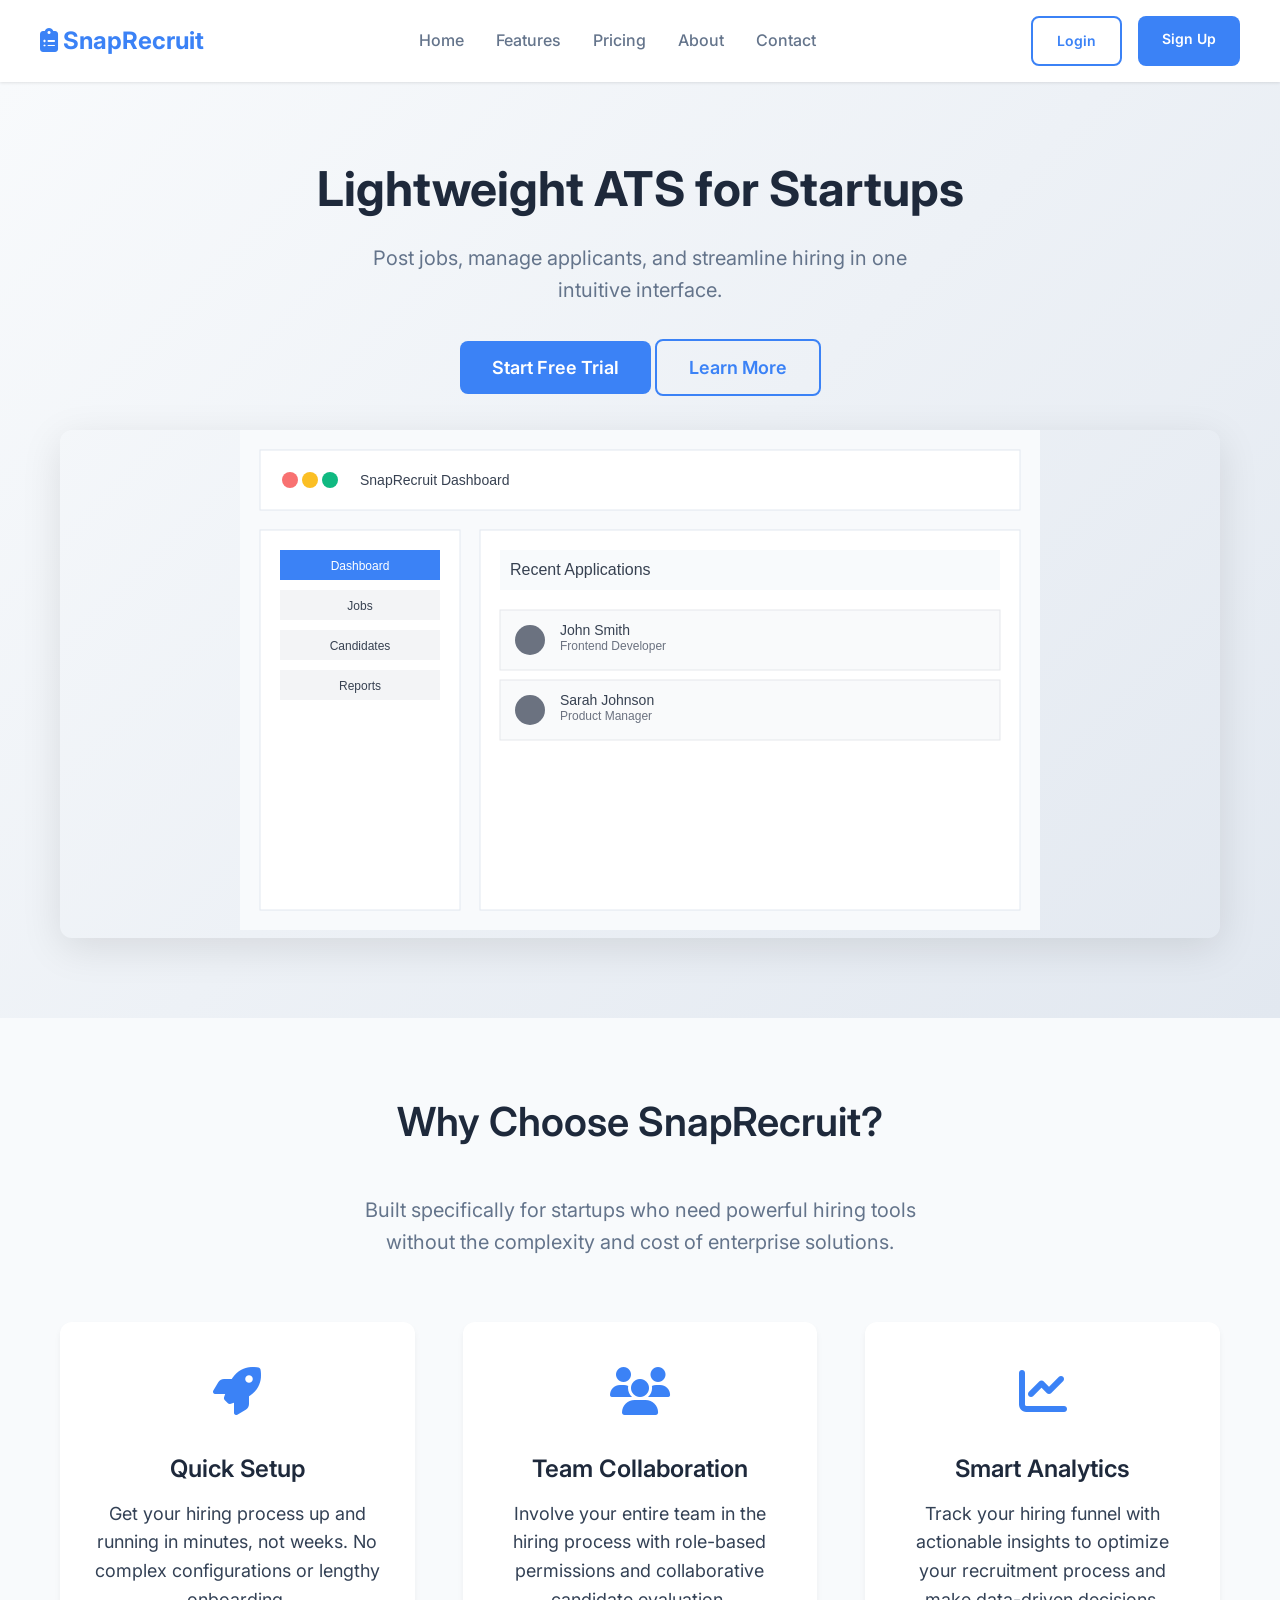
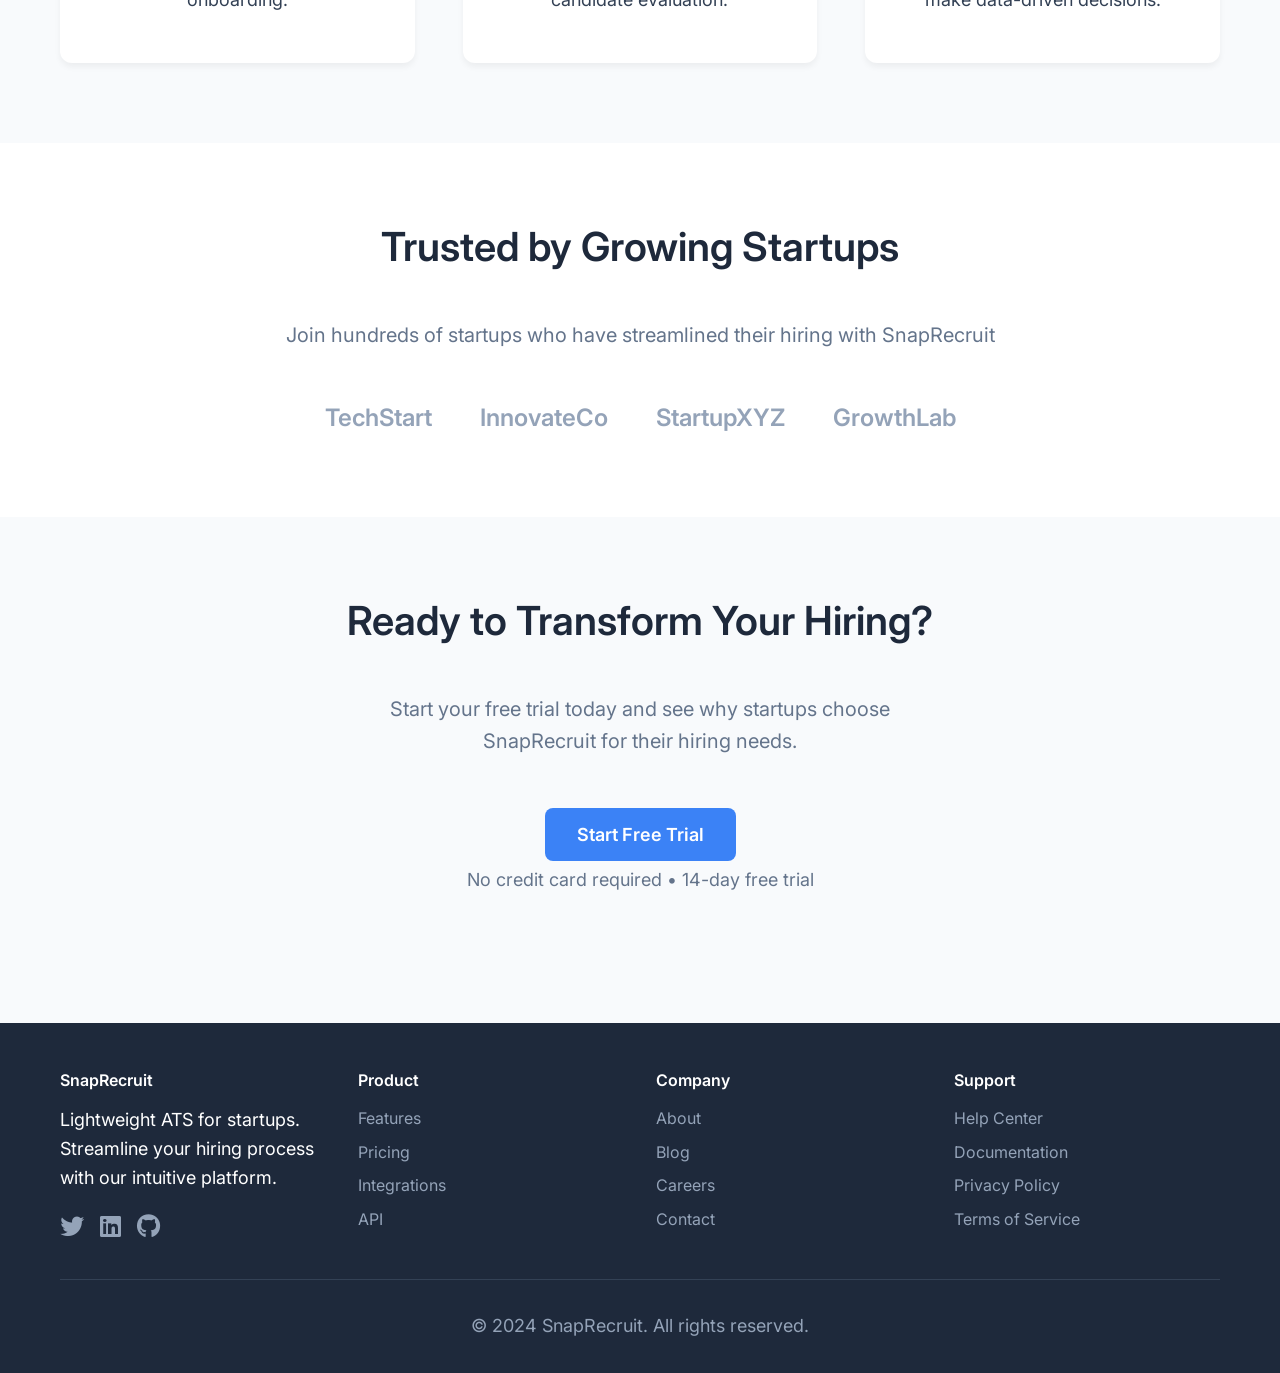
<file: index.html>
<!DOCTYPE html>
<html lang="en">
  <head>
    <meta charset="UTF-8" />
    <meta name="viewport" content="width=device-width, initial-scale=1.0" />
    <title>SnapRecruit - Lightweight ATS for Startups</title>
    <link rel="stylesheet" href="styles.css" />
    <link
      href="https://fonts.googleapis.com/css2?family=Inter:wght@400;500;600;700&display=swap"
      rel="stylesheet"
    />
    <link
      rel="stylesheet"
      href="https://cdnjs.cloudflare.com/ajax/libs/font-awesome/6.4.0/css/all.min.css"
    />
    <link
      rel="icon"
      href="data:image/svg+xml,<svg xmlns='http://www.w3.org/2000/svg' viewBox='0 0 100 100'><text y='.9em' font-size='90'>📋</text></svg>"
    />
  </head>
  <body>
    <header class="header">
      <nav class="nav container">
        <a href="index.html" class="logo">
          <i class="fas fa-clipboard-list"></i> SnapRecruit
        </a>

        <ul class="nav-menu">
          <li><a href="index.html" class="nav-link">Home</a></li>
          <li><a href="features.html" class="nav-link">Features</a></li>
          <li><a href="pricing.html" class="nav-link">Pricing</a></li>
          <li><a href="about.html" class="nav-link">About</a></li>
          <li><a href="contact.html" class="nav-link">Contact</a></li>
        </ul>

        <div class="auth-buttons">
          <a href="login.html" class="btn btn-outline">Login</a>
          <a href="signup.html" class="btn btn-primary">Sign Up</a>
        </div>

        <div class="menu-toggle">
          <span></span>
          <span></span>
          <span></span>
        </div>
      </nav>
    </header>

    <main class="main">
      <section class="hero">
        <div class="container">
          <div class="fade-in">
            <h1>Lightweight ATS for Startups</h1>
            <p class="hero-subtitle">
              Post jobs, manage applicants, and streamline hiring in one
              intuitive interface.
            </p>

            <div class="cta-section">
              <a href="signup.html" class="btn btn-primary btn-large"
                >Start Free Trial</a
              >
              <a href="features.html" class="btn btn-outline btn-large"
                >Learn More</a
              >
            </div>

            <div class="screenshot">
              <img
                src="data:image/svg+xml,<svg xmlns='http://www.w3.org/2000/svg' width='800' height='500' viewBox='0 0 800 500'><rect width='800' height='500' fill='%23f8fafc'/><rect x='20' y='20' width='760' height='60' fill='%23ffffff' stroke='%23e2e8f0'/><circle cx='50' cy='50' r='8' fill='%23f87171'/><circle cx='70' cy='50' r='8' fill='%23fbbf24'/><circle cx='90' cy='50' r='8' fill='%2310b981'/><text x='120' y='55' font-family='Arial' font-size='14' fill='%23374151'>SnapRecruit Dashboard</text><rect x='20' y='100' width='200' height='380' fill='%23ffffff' stroke='%23e2e8f0'/><rect x='240' y='100' width='540' height='380' fill='%23ffffff' stroke='%23e2e8f0'/><rect x='40' y='120' width='160' height='30' fill='%233b82f6'/><text x='120' y='140' font-family='Arial' font-size='12' fill='%23ffffff' text-anchor='middle'>Dashboard</text><rect x='40' y='160' width='160' height='30' fill='%23f3f4f6'/><text x='120' y='180' font-family='Arial' font-size='12' fill='%23374151' text-anchor='middle'>Jobs</text><rect x='40' y='200' width='160' height='30' fill='%23f3f4f6'/><text x='120' y='220' font-family='Arial' font-size='12' fill='%23374151' text-anchor='middle'>Candidates</text><rect x='40' y='240' width='160' height='30' fill='%23f3f4f6'/><text x='120' y='260' font-family='Arial' font-size='12' fill='%23374151' text-anchor='middle'>Reports</text><rect x='260' y='120' width='500' height='40' fill='%23f8fafc'/><text x='270' y='145' font-family='Arial' font-size='16' fill='%23374151'>Recent Applications</text><rect x='260' y='180' width='500' height='60' fill='%23f9fafb' stroke='%23e5e7eb'/><circle cx='290' cy='210' r='15' fill='%236b7280'/><text x='320' y='205' font-family='Arial' font-size='14' fill='%23374151'>John Smith</text><text x='320' y='220' font-family='Arial' font-size='12' fill='%236b7280'>Frontend Developer</text><rect x='260' y='250' width='500' height='60' fill='%23f9fafb' stroke='%23e5e7eb'/><circle cx='290' cy='280' r='15' fill='%236b7280'/><text x='320' y='275' font-family='Arial' font-size='14' fill='%23374151'>Sarah Johnson</text><text x='320' y='290' font-family='Arial' font-size='12' fill='%236b7280'>Product Manager</text></svg>"
                alt="SnapRecruit Dashboard Screenshot"
              />
            </div>
          </div>
        </div>
      </section>

      <section class="section bg-gray">
        <div class="container">
          <h2 class="section-title">Why Choose SnapRecruit?</h2>
          <p class="section-subtitle">
            Built specifically for startups who need powerful hiring tools
            without the complexity and cost of enterprise solutions.
          </p>

          <div class="features-grid">
            <div class="feature-card fade-in">
              <div class="feature-icon">
                <i class="fas fa-rocket"></i>
              </div>
              <h3 class="feature-title">Quick Setup</h3>
              <p>
                Get your hiring process up and running in minutes, not weeks. No
                complex configurations or lengthy onboarding.
              </p>
            </div>

            <div class="feature-card fade-in">
              <div class="feature-icon">
                <i class="fas fa-users"></i>
              </div>
              <h3 class="feature-title">Team Collaboration</h3>
              <p>
                Involve your entire team in the hiring process with role-based
                permissions and collaborative candidate evaluation.
              </p>
            </div>

            <div class="feature-card fade-in">
              <div class="feature-icon">
                <i class="fas fa-chart-line"></i>
              </div>
              <h3 class="feature-title">Smart Analytics</h3>
              <p>
                Track your hiring funnel with actionable insights to optimize
                your recruitment process and make data-driven decisions.
              </p>
            </div>
          </div>
        </div>
      </section>

      <section class="section">
        <div class="container">
          <h2 class="section-title">Trusted by Growing Startups</h2>
          <div class="text-center">
            <p style="font-size: 1.25rem; color: #64748b; margin-bottom: 3rem">
              Join hundreds of startups who have streamlined their hiring with
              SnapRecruit
            </p>

            <div
              style="
                display: flex;
                justify-content: center;
                align-items: center;
                gap: 3rem;
                flex-wrap: wrap;
                margin-top: 2rem;
              "
            >
              <div style="color: #94a3b8; font-size: 1.5rem; font-weight: 600">
                TechStart
              </div>
              <div style="color: #94a3b8; font-size: 1.5rem; font-weight: 600">
                InnovateCo
              </div>
              <div style="color: #94a3b8; font-size: 1.5rem; font-weight: 600">
                StartupXYZ
              </div>
              <div style="color: #94a3b8; font-size: 1.5rem; font-weight: 600">
                GrowthLab
              </div>
            </div>
          </div>
        </div>
      </section>

      <section class="section bg-gray">
        <div class="container text-center">
          <h2 class="section-title">Ready to Transform Your Hiring?</h2>
          <p class="section-subtitle">
            Start your free trial today and see why startups choose SnapRecruit
            for their hiring needs.
          </p>

          <div class="cta-section">
            <a href="signup.html" class="btn btn-primary btn-large"
              >Start Free Trial</a
            >
            <p style="margin-top: 1rem; color: #64748b">
              No credit card required • 14-day free trial
            </p>
          </div>
        </div>
      </section>
    </main>

    <footer class="footer">
      <div class="container">
        <div class="footer-content">
          <div class="footer-section">
            <h4>SnapRecruit</h4>
            <p>
              Lightweight ATS for startups. Streamline your hiring process with
              our intuitive platform.
            </p>
            <div class="social-icons">
              <a href="#" class="social-icon"><i class="fab fa-twitter"></i></a>
              <a href="#" class="social-icon"
                ><i class="fab fa-linkedin"></i
              ></a>
              <a href="#" class="social-icon"><i class="fab fa-github"></i></a>
            </div>
          </div>

          <div class="footer-section">
            <h4>Product</h4>
            <ul class="footer-links">
              <li><a href="features.html">Features</a></li>
              <li><a href="pricing.html">Pricing</a></li>
              <li><a href="#">Integrations</a></li>
              <li><a href="#">API</a></li>
            </ul>
          </div>

          <div class="footer-section">
            <h4>Company</h4>
            <ul class="footer-links">
              <li><a href="about.html">About</a></li>
              <li><a href="#">Blog</a></li>
              <li><a href="#">Careers</a></li>
              <li><a href="contact.html">Contact</a></li>
            </ul>
          </div>

          <div class="footer-section">
            <h4>Support</h4>
            <ul class="footer-links">
              <li><a href="#">Help Center</a></li>
              <li><a href="#">Documentation</a></li>
              <li><a href="#">Privacy Policy</a></li>
              <li><a href="#">Terms of Service</a></li>
            </ul>
          </div>
        </div>

        <div class="footer-bottom">
          <p>&copy; 2024 SnapRecruit. All rights reserved.</p>
        </div>
      </div>
    </footer>

    <script>
      // Mobile menu toggle
      const menuToggle = document.querySelector(".menu-toggle");
      const navMenu = document.querySelector(".nav-menu");

      menuToggle.addEventListener("click", () => {
        navMenu.classList.toggle("active");
      });

      // Fade in animation on scroll
      const observerOptions = {
        threshold: 0.1,
        rootMargin: "0px 0px -50px 0px",
      };

      const observer = new IntersectionObserver((entries) => {
        entries.forEach((entry) => {
          if (entry.isIntersecting) {
            entry.target.style.opacity = "1";
            entry.target.style.transform = "translateY(0)";
          }
        });
      }, observerOptions);

      document.querySelectorAll(".fade-in").forEach((el) => {
        el.style.opacity = "0";
        el.style.transform = "translateY(30px)";
        el.style.transition = "opacity 0.8s ease-out, transform 0.8s ease-out";
        observer.observe(el);
      });
    </script>
  </body>
</html>
</file>
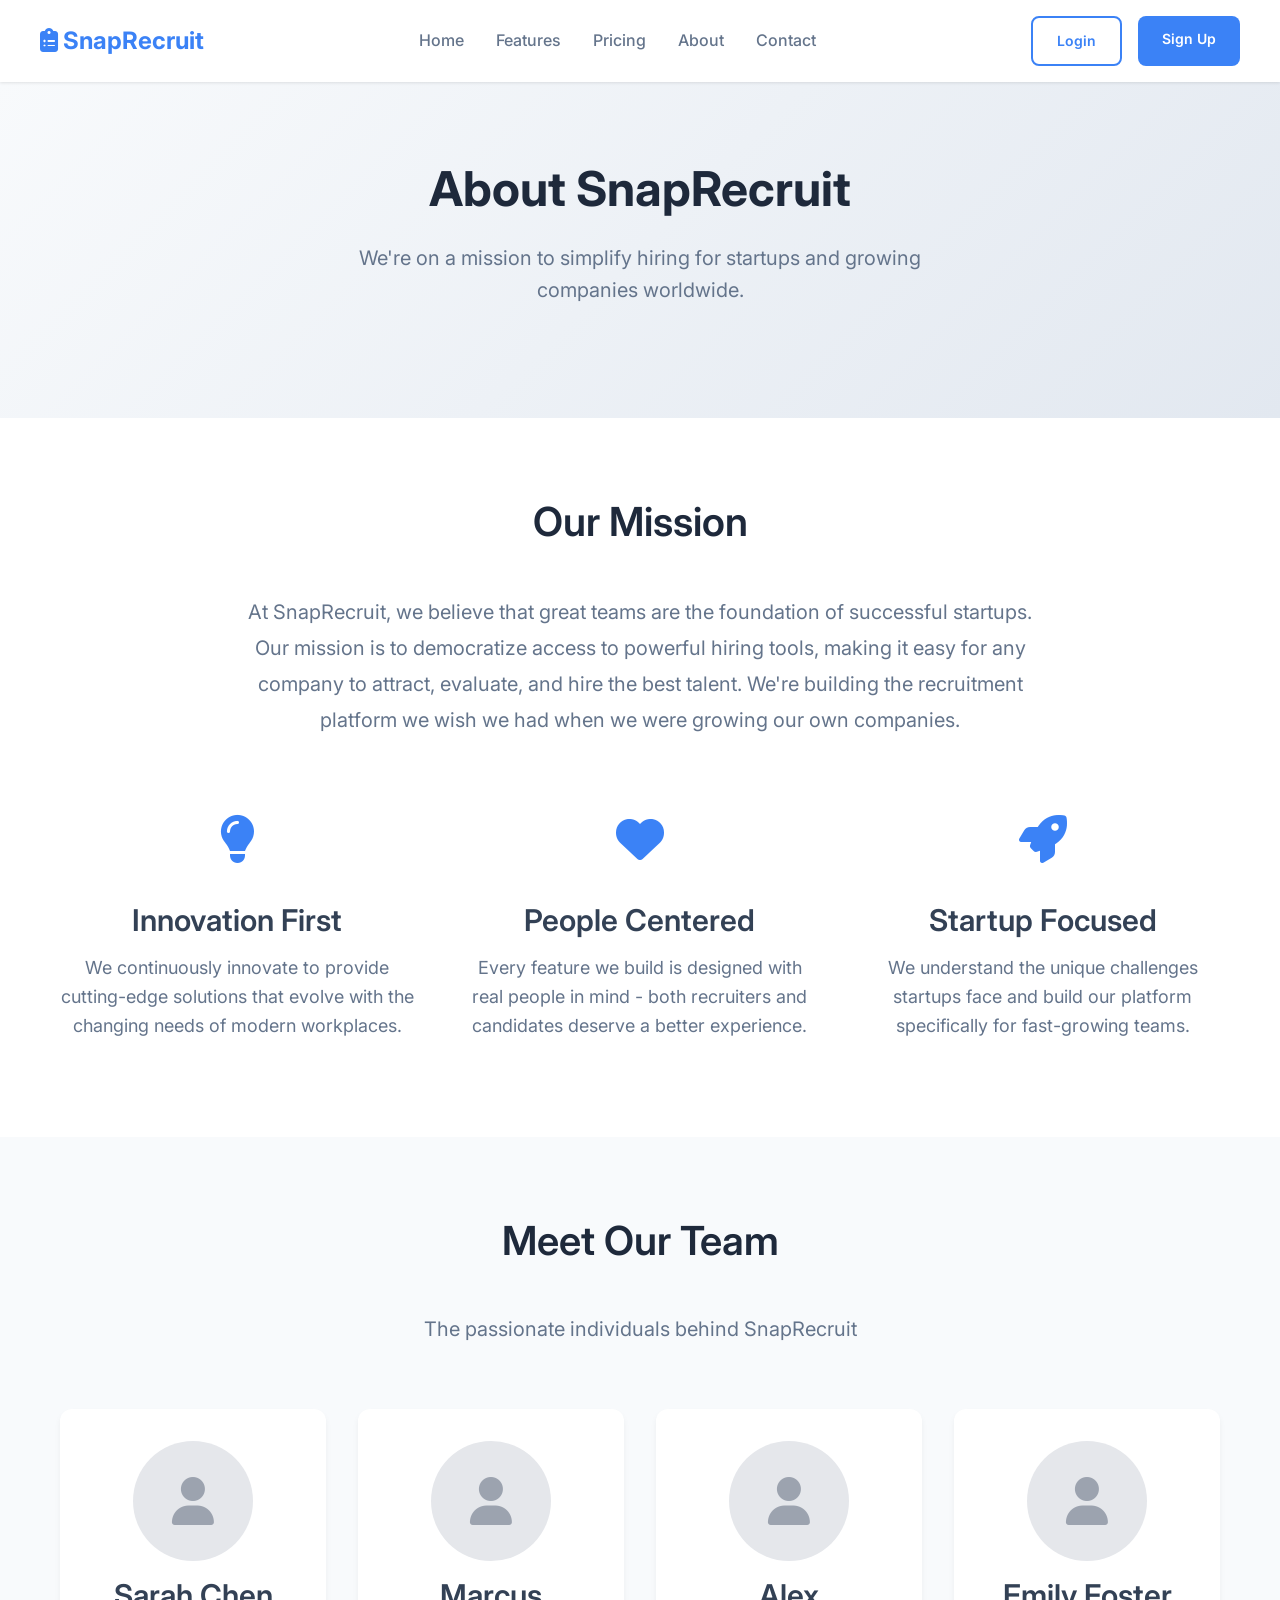
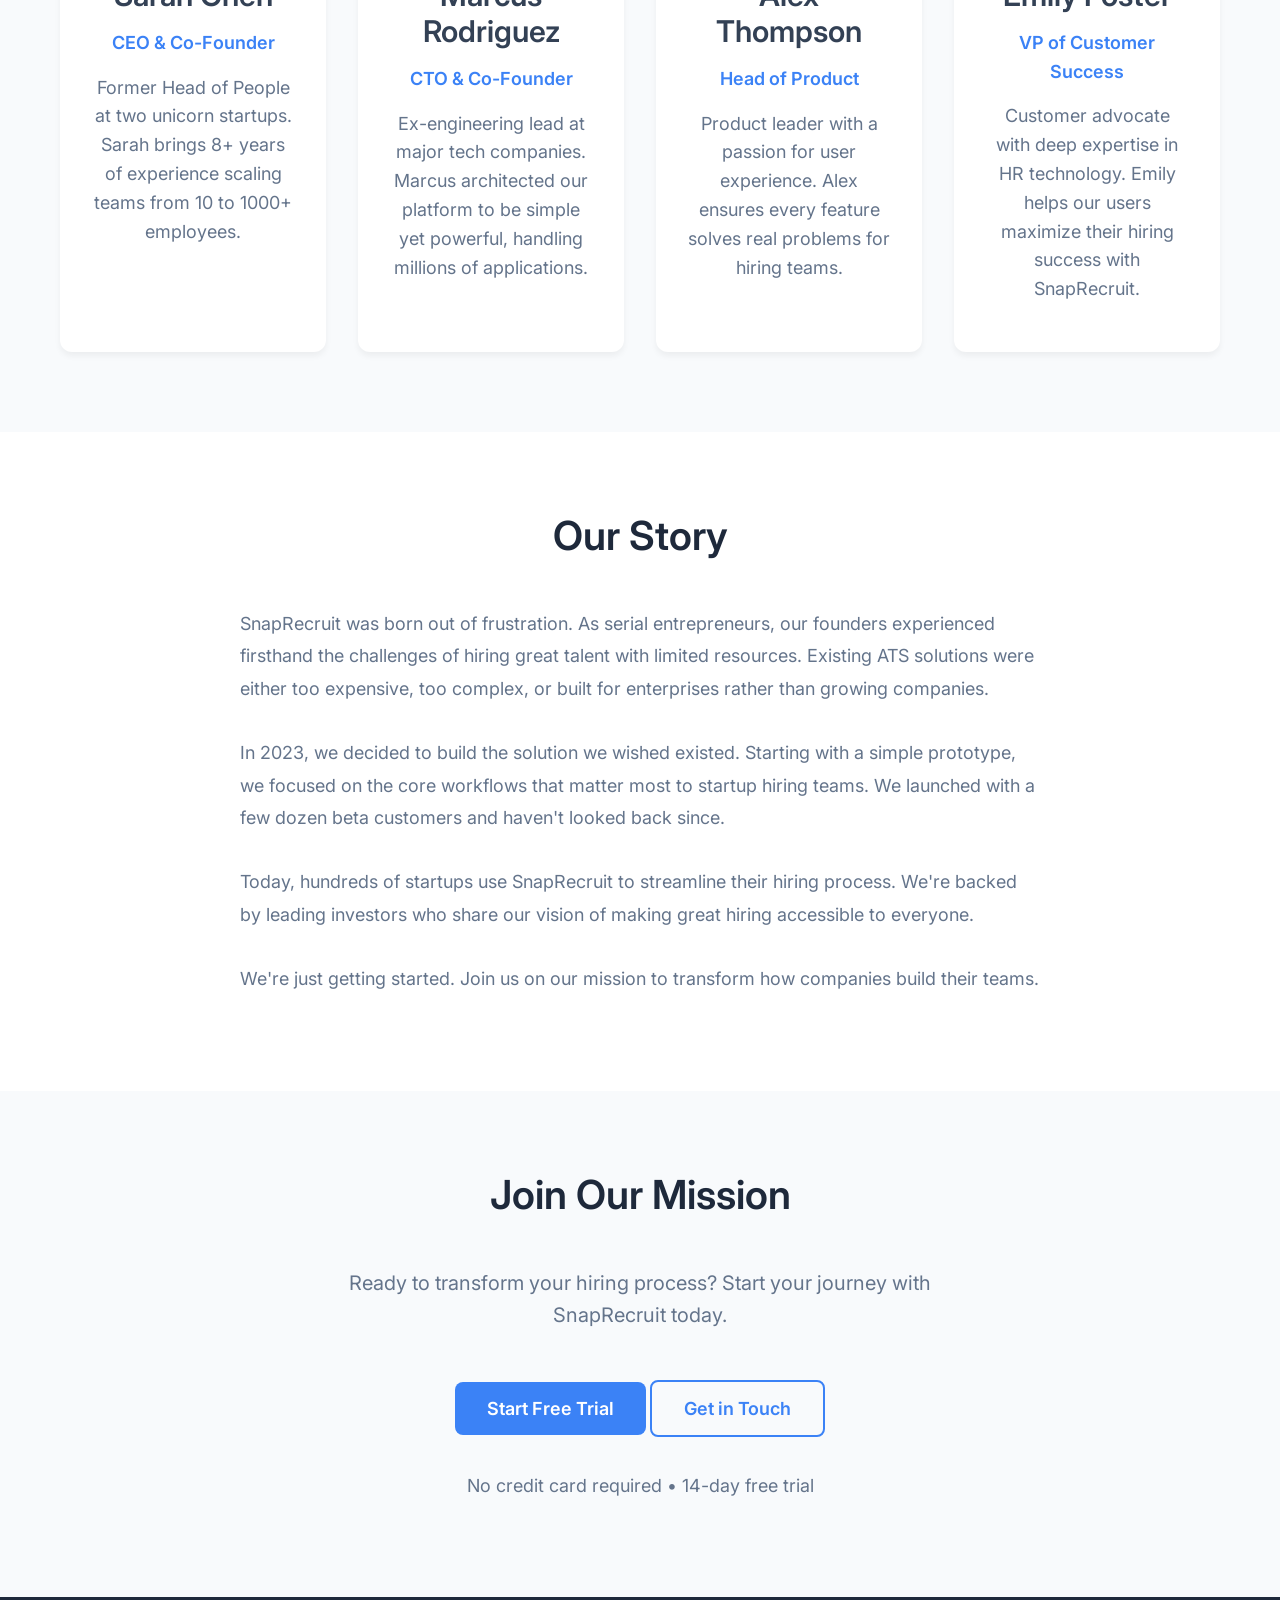
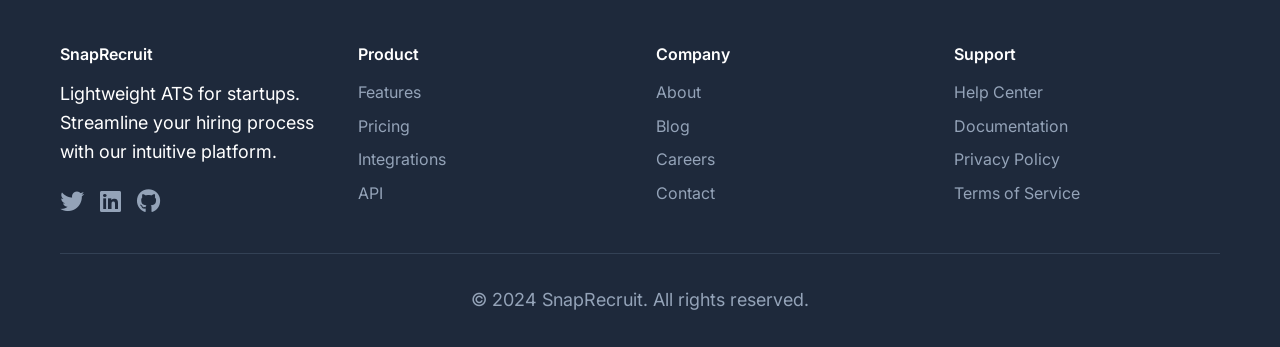
<file: about.html>
<!DOCTYPE html>
<html lang="en">
  <head>
    <meta charset="UTF-8" />
    <meta name="viewport" content="width=device-width, initial-scale=1.0" />
    <title>About - SnapRecruit</title>
    <link rel="stylesheet" href="styles.css" />
    <link
      href="https://fonts.googleapis.com/css2?family=Inter:wght@400;500;600;700&display=swap"
      rel="stylesheet"
    />
    <link
      rel="stylesheet"
      href="https://cdnjs.cloudflare.com/ajax/libs/font-awesome/6.4.0/css/all.min.css"
    />
    <link
      rel="icon"
      href="data:image/svg+xml,<svg xmlns='http://www.w3.org/2000/svg' viewBox='0 0 100 100'><text y='.9em' font-size='90'>📋</text></svg>"
    />
  </head>
  <body>
    <header class="header">
      <nav class="nav container">
        <a href="index.html" class="logo">
          <i class="fas fa-clipboard-list"></i> SnapRecruit
        </a>

        <ul class="nav-menu">
          <li><a href="index.html" class="nav-link">Home</a></li>
          <li><a href="features.html" class="nav-link">Features</a></li>
          <li><a href="pricing.html" class="nav-link">Pricing</a></li>
          <li><a href="about.html" class="nav-link">About</a></li>
          <li><a href="contact.html" class="nav-link">Contact</a></li>
        </ul>

        <div class="auth-buttons">
          <a href="login.html" class="btn btn-outline">Login</a>
          <a href="signup.html" class="btn btn-primary">Sign Up</a>
        </div>

        <div class="menu-toggle">
          <span></span>
          <span></span>
          <span></span>
        </div>
      </nav>
    </header>

    <main class="main">
      <section class="hero">
        <div class="container">
          <div class="fade-in text-center">
            <h1>About SnapRecruit</h1>
            <p class="hero-subtitle">
              We're on a mission to simplify hiring for startups and growing
              companies worldwide.
            </p>
          </div>
        </div>
      </section>

      <section class="section">
        <div class="container">
          <div style="max-width: 800px; margin: 0 auto; text-align: center">
            <h2 class="section-title">Our Mission</h2>
            <p
              style="
                font-size: 1.25rem;
                line-height: 1.8;
                color: #64748b;
                margin-bottom: 3rem;
              "
            >
              At SnapRecruit, we believe that great teams are the foundation of
              successful startups. Our mission is to democratize access to
              powerful hiring tools, making it easy for any company to attract,
              evaluate, and hire the best talent. We're building the recruitment
              platform we wish we had when we were growing our own companies.
            </p>
          </div>

          <div
            style="
              display: grid;
              grid-template-columns: repeat(auto-fit, minmax(300px, 1fr));
              gap: 3rem;
              margin-top: 4rem;
            "
          >
            <div class="text-center fade-in">
              <div
                style="font-size: 3rem; color: #3b82f6; margin-bottom: 1.5rem"
              >
                <i class="fas fa-lightbulb"></i>
              </div>
              <h3 style="margin-bottom: 1rem">Innovation First</h3>
              <p style="color: #64748b">
                We continuously innovate to provide cutting-edge solutions that
                evolve with the changing needs of modern workplaces.
              </p>
            </div>

            <div class="text-center fade-in">
              <div
                style="font-size: 3rem; color: #3b82f6; margin-bottom: 1.5rem"
              >
                <i class="fas fa-heart"></i>
              </div>
              <h3 style="margin-bottom: 1rem">People Centered</h3>
              <p style="color: #64748b">
                Every feature we build is designed with real people in mind -
                both recruiters and candidates deserve a better experience.
              </p>
            </div>

            <div class="text-center fade-in">
              <div
                style="font-size: 3rem; color: #3b82f6; margin-bottom: 1.5rem"
              >
                <i class="fas fa-rocket"></i>
              </div>
              <h3 style="margin-bottom: 1rem">Startup Focused</h3>
              <p style="color: #64748b">
                We understand the unique challenges startups face and build our
                platform specifically for fast-growing teams.
              </p>
            </div>
          </div>
        </div>
      </section>

      <section class="section bg-gray">
        <div class="container">
          <h2 class="section-title">Meet Our Team</h2>
          <p class="section-subtitle">
            The passionate individuals behind SnapRecruit
          </p>

          <div class="team-grid">
            <div class="team-member fade-in">
              <div class="member-photo">
                <i class="fas fa-user"></i>
              </div>
              <h3>Sarah Chen</h3>
              <p style="color: #3b82f6; font-weight: 600; margin-bottom: 1rem">
                CEO & Co-Founder
              </p>
              <p style="color: #64748b">
                Former Head of People at two unicorn startups. Sarah brings 8+
                years of experience scaling teams from 10 to 1000+ employees.
              </p>
            </div>

            <div class="team-member fade-in">
              <div class="member-photo">
                <i class="fas fa-user"></i>
              </div>
              <h3>Marcus Rodriguez</h3>
              <p style="color: #3b82f6; font-weight: 600; margin-bottom: 1rem">
                CTO & Co-Founder
              </p>
              <p style="color: #64748b">
                Ex-engineering lead at major tech companies. Marcus architected
                our platform to be simple yet powerful, handling millions of
                applications.
              </p>
            </div>

            <div class="team-member fade-in">
              <div class="member-photo">
                <i class="fas fa-user"></i>
              </div>
              <h3>Alex Thompson</h3>
              <p style="color: #3b82f6; font-weight: 600; margin-bottom: 1rem">
                Head of Product
              </p>
              <p style="color: #64748b">
                Product leader with a passion for user experience. Alex ensures
                every feature solves real problems for hiring teams.
              </p>
            </div>

            <div class="team-member fade-in">
              <div class="member-photo">
                <i class="fas fa-user"></i>
              </div>
              <h3>Emily Foster</h3>
              <p style="color: #3b82f6; font-weight: 600; margin-bottom: 1rem">
                VP of Customer Success
              </p>
              <p style="color: #64748b">
                Customer advocate with deep expertise in HR technology. Emily
                helps our users maximize their hiring success with SnapRecruit.
              </p>
            </div>
          </div>
        </div>
      </section>

      <section class="section">
        <div class="container">
          <div style="max-width: 800px; margin: 0 auto; text-align: center">
            <h2 class="section-title">Our Story</h2>
            <div
              style="
                text-align: left;
                font-size: 1.125rem;
                line-height: 1.8;
                color: #64748b;
              "
            >
              <p style="margin-bottom: 2rem">
                SnapRecruit was born out of frustration. As serial
                entrepreneurs, our founders experienced firsthand the challenges
                of hiring great talent with limited resources. Existing ATS
                solutions were either too expensive, too complex, or built for
                enterprises rather than growing companies.
              </p>
              <p style="margin-bottom: 2rem">
                In 2023, we decided to build the solution we wished existed.
                Starting with a simple prototype, we focused on the core
                workflows that matter most to startup hiring teams. We launched
                with a few dozen beta customers and haven't looked back since.
              </p>
              <p style="margin-bottom: 2rem">
                Today, hundreds of startups use SnapRecruit to streamline their
                hiring process. We're backed by leading investors who share our
                vision of making great hiring accessible to everyone.
              </p>
              <p>
                We're just getting started. Join us on our mission to transform
                how companies build their teams.
              </p>
            </div>
          </div>
        </div>
      </section>

      <section class="section bg-gray">
        <div class="container text-center">
          <h2 class="section-title">Join Our Mission</h2>
          <p class="section-subtitle">
            Ready to transform your hiring process? Start your journey with
            SnapRecruit today.
          </p>

          <div class="cta-section">
            <a href="signup.html" class="btn btn-primary btn-large"
              >Start Free Trial</a
            >
            <a href="contact.html" class="btn btn-outline btn-large"
              >Get in Touch</a
            >
          </div>
          <p style="margin-top: 1rem; color: #64748b">
            No credit card required • 14-day free trial
          </p>
        </div>
      </section>
    </main>

    <footer class="footer">
      <div class="container">
        <div class="footer-content">
          <div class="footer-section">
            <h4>SnapRecruit</h4>
            <p>
              Lightweight ATS for startups. Streamline your hiring process with
              our intuitive platform.
            </p>
            <div class="social-icons">
              <a href="#" class="social-icon"><i class="fab fa-twitter"></i></a>
              <a href="#" class="social-icon"
                ><i class="fab fa-linkedin"></i
              ></a>
              <a href="#" class="social-icon"><i class="fab fa-github"></i></a>
            </div>
          </div>

          <div class="footer-section">
            <h4>Product</h4>
            <ul class="footer-links">
              <li><a href="features.html">Features</a></li>
              <li><a href="pricing.html">Pricing</a></li>
              <li><a href="#">Integrations</a></li>
              <li><a href="#">API</a></li>
            </ul>
          </div>

          <div class="footer-section">
            <h4>Company</h4>
            <ul class="footer-links">
              <li><a href="about.html">About</a></li>
              <li><a href="#">Blog</a></li>
              <li><a href="#">Careers</a></li>
              <li><a href="contact.html">Contact</a></li>
            </ul>
          </div>

          <div class="footer-section">
            <h4>Support</h4>
            <ul class="footer-links">
              <li><a href="#">Help Center</a></li>
              <li><a href="#">Documentation</a></li>
              <li><a href="#">Privacy Policy</a></li>
              <li><a href="#">Terms of Service</a></li>
            </ul>
          </div>
        </div>

        <div class="footer-bottom">
          <p>&copy; 2024 SnapRecruit. All rights reserved.</p>
        </div>
      </div>
    </footer>

    <script>
      // Mobile menu toggle
      const menuToggle = document.querySelector(".menu-toggle");
      const navMenu = document.querySelector(".nav-menu");

      menuToggle.addEventListener("click", () => {
        navMenu.classList.toggle("active");
      });

      // Fade in animation on scroll
      const observerOptions = {
        threshold: 0.1,
        rootMargin: "0px 0px -50px 0px",
      };

      const observer = new IntersectionObserver((entries) => {
        entries.forEach((entry) => {
          if (entry.isIntersecting) {
            entry.target.style.opacity = "1";
            entry.target.style.transform = "translateY(0)";
          }
        });
      }, observerOptions);

      document.querySelectorAll(".fade-in").forEach((el) => {
        el.style.opacity = "0";
        el.style.transform = "translateY(30px)";
        el.style.transition = "opacity 0.8s ease-out, transform 0.8s ease-out";
        observer.observe(el);
      });
    </script>
  </body>
</html>
</file>
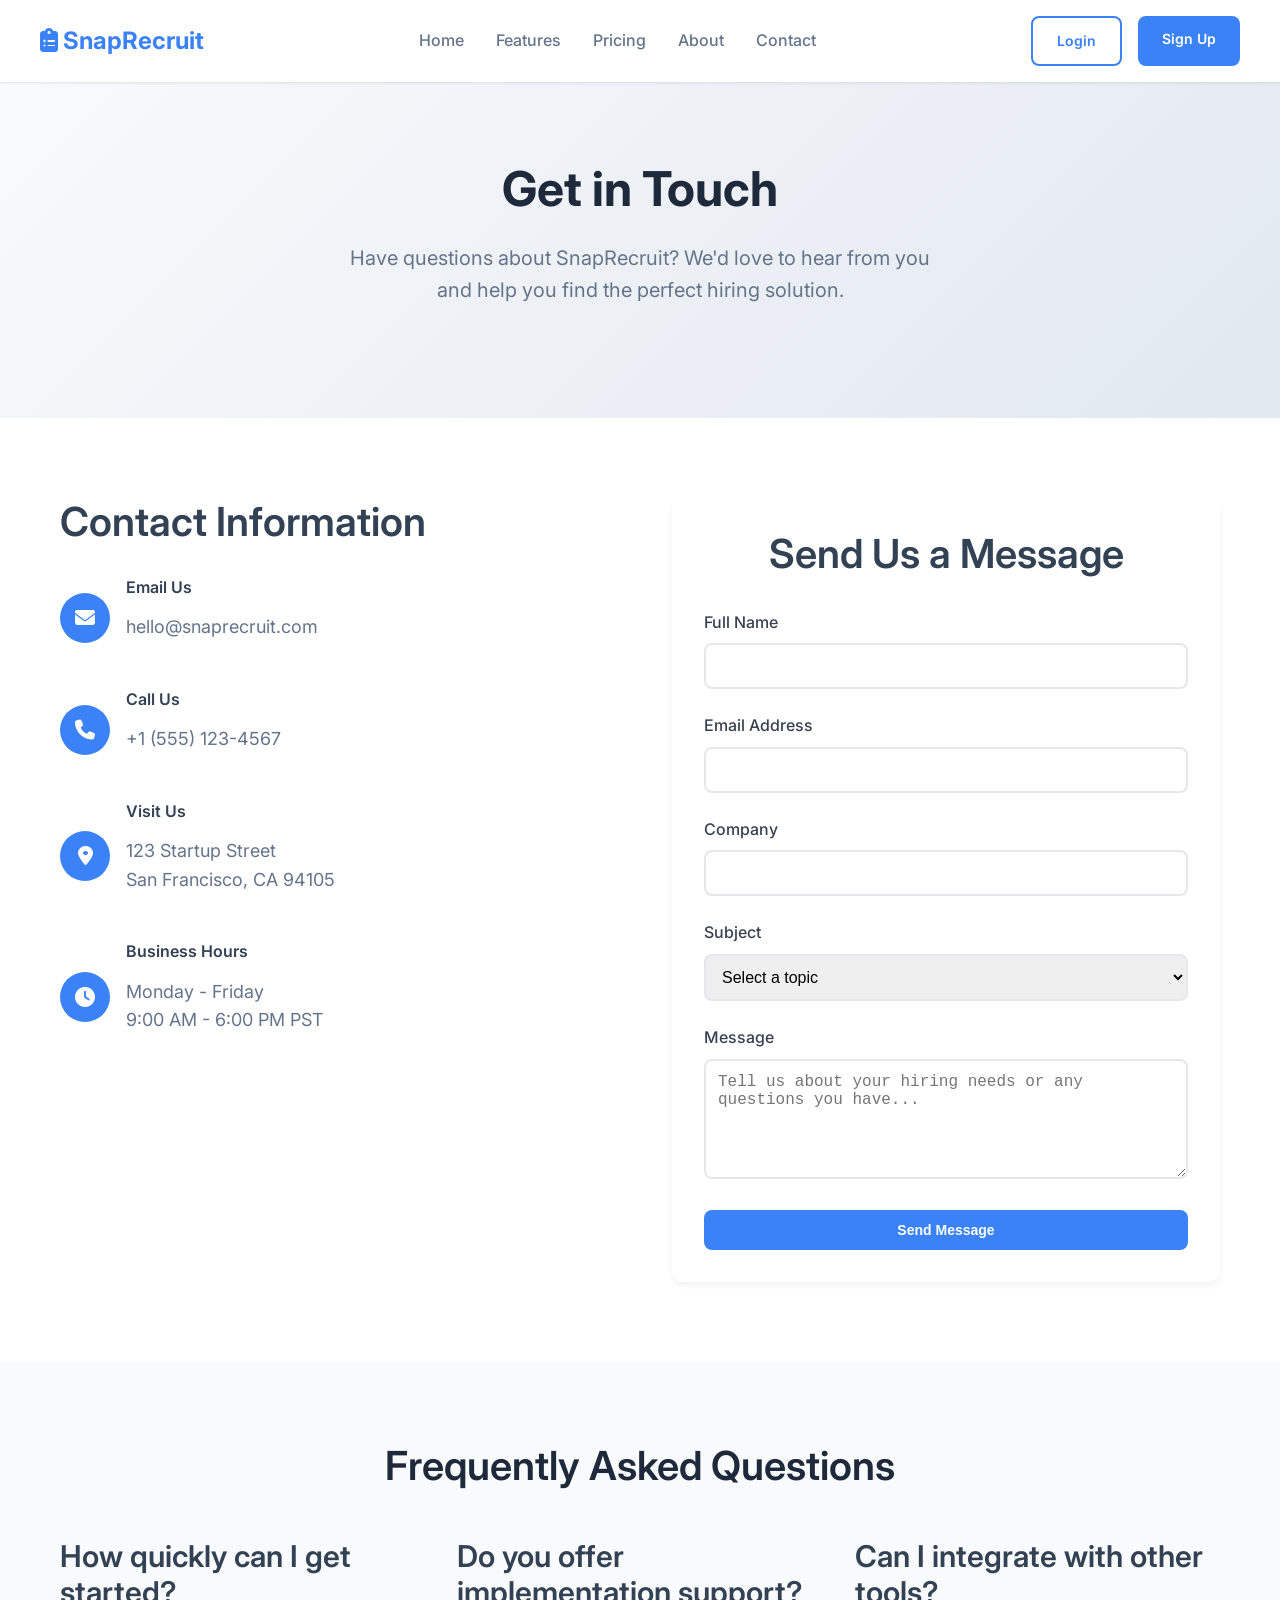
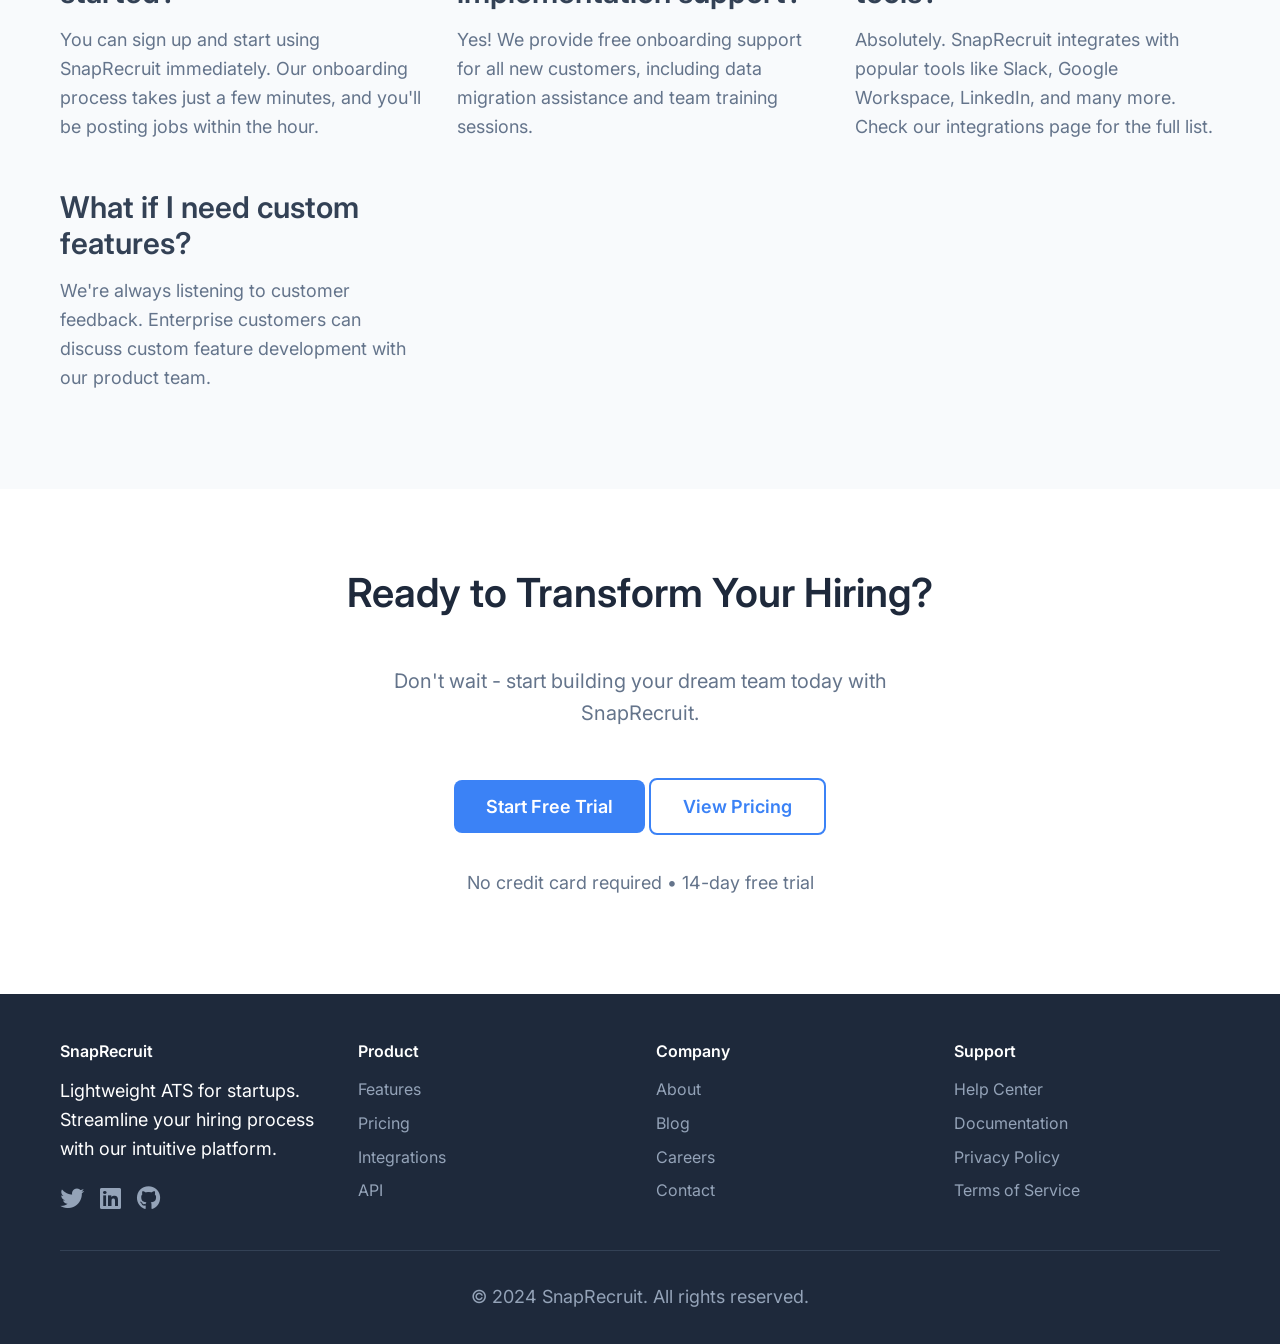
<file: contact.html>
<!DOCTYPE html>
<html lang="en">
  <head>
    <meta charset="UTF-8" />
    <meta name="viewport" content="width=device-width, initial-scale=1.0" />
    <title>Contact - SnapRecruit</title>
    <link rel="stylesheet" href="styles.css" />
    <link
      href="https://fonts.googleapis.com/css2?family=Inter:wght@400;500;600;700&display=swap"
      rel="stylesheet"
    />
    <link
      rel="stylesheet"
      href="https://cdnjs.cloudflare.com/ajax/libs/font-awesome/6.4.0/css/all.min.css"
    />
    <link
      rel="icon"
      href="data:image/svg+xml,<svg xmlns='http://www.w3.org/2000/svg' viewBox='0 0 100 100'><text y='.9em' font-size='90'>📋</text></svg>"
    />
  </head>
  <body>
    <header class="header">
      <nav class="nav container">
        <a href="index.html" class="logo">
          <i class="fas fa-clipboard-list"></i> SnapRecruit
        </a>

        <ul class="nav-menu">
          <li><a href="index.html" class="nav-link">Home</a></li>
          <li><a href="features.html" class="nav-link">Features</a></li>
          <li><a href="pricing.html" class="nav-link">Pricing</a></li>
          <li><a href="about.html" class="nav-link">About</a></li>
          <li><a href="contact.html" class="nav-link">Contact</a></li>
        </ul>

        <div class="auth-buttons">
          <a href="login.html" class="btn btn-outline">Login</a>
          <a href="signup.html" class="btn btn-primary">Sign Up</a>
        </div>

        <div class="menu-toggle">
          <span></span>
          <span></span>
          <span></span>
        </div>
      </nav>
    </header>

    <main class="main">
      <section class="hero">
        <div class="container">
          <div class="fade-in text-center">
            <h1>Get in Touch</h1>
            <p class="hero-subtitle">
              Have questions about SnapRecruit? We'd love to hear from you and
              help you find the perfect hiring solution.
            </p>
          </div>
        </div>
      </section>

      <section class="section">
        <div class="container">
          <div
            style="
              display: grid;
              grid-template-columns: 1fr 1fr;
              gap: 4rem;
              align-items: start;
            "
          >
            <div>
              <h2 style="margin-bottom: 2rem">Contact Information</h2>

              <div style="margin-bottom: 2rem">
                <div
                  style="
                    display: flex;
                    align-items: center;
                    margin-bottom: 1rem;
                  "
                >
                  <div
                    style="
                      width: 50px;
                      height: 50px;
                      background: #3b82f6;
                      border-radius: 50%;
                      display: flex;
                      align-items: center;
                      justify-content: center;
                      margin-right: 1rem;
                    "
                  >
                    <i
                      class="fas fa-envelope"
                      style="color: white; font-size: 1.25rem"
                    ></i>
                  </div>
                  <div>
                    <h4>Email Us</h4>
                    <p style="color: #64748b">hello@snaprecruit.com</p>
                  </div>
                </div>
              </div>

              <div style="margin-bottom: 2rem">
                <div
                  style="
                    display: flex;
                    align-items: center;
                    margin-bottom: 1rem;
                  "
                >
                  <div
                    style="
                      width: 50px;
                      height: 50px;
                      background: #3b82f6;
                      border-radius: 50%;
                      display: flex;
                      align-items: center;
                      justify-content: center;
                      margin-right: 1rem;
                    "
                  >
                    <i
                      class="fas fa-phone"
                      style="color: white; font-size: 1.25rem"
                    ></i>
                  </div>
                  <div>
                    <h4>Call Us</h4>
                    <p style="color: #64748b">+1 (555) 123-4567</p>
                  </div>
                </div>
              </div>

              <div style="margin-bottom: 2rem">
                <div
                  style="
                    display: flex;
                    align-items: center;
                    margin-bottom: 1rem;
                  "
                >
                  <div
                    style="
                      width: 50px;
                      height: 50px;
                      background: #3b82f6;
                      border-radius: 50%;
                      display: flex;
                      align-items: center;
                      justify-content: center;
                      margin-right: 1rem;
                    "
                  >
                    <i
                      class="fas fa-map-marker-alt"
                      style="color: white; font-size: 1.25rem"
                    ></i>
                  </div>
                  <div>
                    <h4>Visit Us</h4>
                    <p style="color: #64748b">
                      123 Startup Street<br />San Francisco, CA 94105
                    </p>
                  </div>
                </div>
              </div>

              <div style="margin-bottom: 2rem">
                <div
                  style="
                    display: flex;
                    align-items: center;
                    margin-bottom: 1rem;
                  "
                >
                  <div
                    style="
                      width: 50px;
                      height: 50px;
                      background: #3b82f6;
                      border-radius: 50%;
                      display: flex;
                      align-items: center;
                      justify-content: center;
                      margin-right: 1rem;
                    "
                  >
                    <i
                      class="fas fa-clock"
                      style="color: white; font-size: 1.25rem"
                    ></i>
                  </div>
                  <div>
                    <h4>Business Hours</h4>
                    <p style="color: #64748b">
                      Monday - Friday<br />9:00 AM - 6:00 PM PST
                    </p>
                  </div>
                </div>
              </div>
            </div>

            <div class="form-container" style="margin: 0; max-width: none">
              <h2 style="text-align: center; margin-bottom: 2rem">
                Send Us a Message
              </h2>

              <form action="#" method="POST" onsubmit="handleSubmit(event)">
                <div class="form-group">
                  <label for="name" class="form-label">Full Name</label>
                  <input
                    type="text"
                    id="name"
                    name="name"
                    class="form-input"
                    required
                  />
                </div>

                <div class="form-group">
                  <label for="email" class="form-label">Email Address</label>
                  <input
                    type="email"
                    id="email"
                    name="email"
                    class="form-input"
                    required
                  />
                </div>

                <div class="form-group">
                  <label for="company" class="form-label">Company</label>
                  <input
                    type="text"
                    id="company"
                    name="company"
                    class="form-input"
                  />
                </div>

                <div class="form-group">
                  <label for="subject" class="form-label">Subject</label>
                  <select
                    id="subject"
                    name="subject"
                    class="form-input"
                    required
                  >
                    <option value="">Select a topic</option>
                    <option value="sales">Sales Inquiry</option>
                    <option value="support">Technical Support</option>
                    <option value="partnership">Partnership</option>
                    <option value="feedback">Product Feedback</option>
                    <option value="other">Other</option>
                  </select>
                </div>

                <div class="form-group">
                  <label for="message" class="form-label">Message</label>
                  <textarea
                    id="message"
                    name="message"
                    class="form-input form-textarea"
                    required
                    placeholder="Tell us about your hiring needs or any questions you have..."
                  ></textarea>
                </div>

                <button
                  type="submit"
                  class="btn btn-primary"
                  style="width: 100%"
                >
                  Send Message
                </button>
              </form>
            </div>
          </div>
        </div>
      </section>

      <section class="section bg-gray">
        <div class="container">
          <h2 class="section-title">Frequently Asked Questions</h2>

          <div
            style="
              display: grid;
              grid-template-columns: repeat(auto-fit, minmax(300px, 1fr));
              gap: 2rem;
              margin-top: 3rem;
            "
          >
            <div>
              <h3 style="margin-bottom: 1rem">
                How quickly can I get started?
              </h3>
              <p style="color: #64748b">
                You can sign up and start using SnapRecruit immediately. Our
                onboarding process takes just a few minutes, and you'll be
                posting jobs within the hour.
              </p>
            </div>

            <div>
              <h3 style="margin-bottom: 1rem">
                Do you offer implementation support?
              </h3>
              <p style="color: #64748b">
                Yes! We provide free onboarding support for all new customers,
                including data migration assistance and team training sessions.
              </p>
            </div>

            <div>
              <h3 style="margin-bottom: 1rem">
                Can I integrate with other tools?
              </h3>
              <p style="color: #64748b">
                Absolutely. SnapRecruit integrates with popular tools like
                Slack, Google Workspace, LinkedIn, and many more. Check our
                integrations page for the full list.
              </p>
            </div>

            <div>
              <h3 style="margin-bottom: 1rem">
                What if I need custom features?
              </h3>
              <p style="color: #64748b">
                We're always listening to customer feedback. Enterprise
                customers can discuss custom feature development with our
                product team.
              </p>
            </div>
          </div>
        </div>
      </section>

      <section class="section">
        <div class="container text-center">
          <h2 class="section-title">Ready to Transform Your Hiring?</h2>
          <p class="section-subtitle">
            Don't wait - start building your dream team today with SnapRecruit.
          </p>

          <div class="cta-section">
            <a href="signup.html" class="btn btn-primary btn-large"
              >Start Free Trial</a
            >
            <a href="pricing.html" class="btn btn-outline btn-large"
              >View Pricing</a
            >
          </div>
          <p style="margin-top: 1rem; color: #64748b">
            No credit card required • 14-day free trial
          </p>
        </div>
      </section>
    </main>

    <footer class="footer">
      <div class="container">
        <div class="footer-content">
          <div class="footer-section">
            <h4>SnapRecruit</h4>
            <p>
              Lightweight ATS for startups. Streamline your hiring process with
              our intuitive platform.
            </p>
            <div class="social-icons">
              <a href="#" class="social-icon"><i class="fab fa-twitter"></i></a>
              <a href="#" class="social-icon"
                ><i class="fab fa-linkedin"></i
              ></a>
              <a href="#" class="social-icon"><i class="fab fa-github"></i></a>
            </div>
          </div>

          <div class="footer-section">
            <h4>Product</h4>
            <ul class="footer-links">
              <li><a href="features.html">Features</a></li>
              <li><a href="pricing.html">Pricing</a></li>
              <li><a href="#">Integrations</a></li>
              <li><a href="#">API</a></li>
            </ul>
          </div>

          <div class="footer-section">
            <h4>Company</h4>
            <ul class="footer-links">
              <li><a href="about.html">About</a></li>
              <li><a href="#">Blog</a></li>
              <li><a href="#">Careers</a></li>
              <li><a href="contact.html">Contact</a></li>
            </ul>
          </div>

          <div class="footer-section">
            <h4>Support</h4>
            <ul class="footer-links">
              <li><a href="#">Help Center</a></li>
              <li><a href="#">Documentation</a></li>
              <li><a href="#">Privacy Policy</a></li>
              <li><a href="#">Terms of Service</a></li>
            </ul>
          </div>
        </div>

        <div class="footer-bottom">
          <p>&copy; 2024 SnapRecruit. All rights reserved.</p>
        </div>
      </div>
    </footer>

    <script>
      // Mobile menu toggle
      const menuToggle = document.querySelector(".menu-toggle");
      const navMenu = document.querySelector(".nav-menu");

      menuToggle.addEventListener("click", () => {
        navMenu.classList.toggle("active");
      });

      // Form submission handler
      function handleSubmit(event) {
        event.preventDefault();

        // Get form data
        const formData = new FormData(event.target);
        const data = Object.fromEntries(formData);

        // Show success message
        alert(
          "Thank you for your message! We'll get back to you within 24 hours."
        );

        // Reset form
        event.target.reset();
      }

      // Make contact info responsive
      function adjustLayout() {
        const container = document.querySelector(".section .container > div");
        if (window.innerWidth <= 768) {
          container.style.gridTemplateColumns = "1fr";
          container.style.gap = "2rem";
        } else {
          container.style.gridTemplateColumns = "1fr 1fr";
          container.style.gap = "4rem";
        }
      }

      window.addEventListener("resize", adjustLayout);
      adjustLayout();

      // Fade in animation on scroll
      const observerOptions = {
        threshold: 0.1,
        rootMargin: "0px 0px -50px 0px",
      };

      const observer = new IntersectionObserver((entries) => {
        entries.forEach((entry) => {
          if (entry.isIntersecting) {
            entry.target.style.opacity = "1";
            entry.target.style.transform = "translateY(0)";
          }
        });
      }, observerOptions);

      document.querySelectorAll(".fade-in").forEach((el) => {
        el.style.opacity = "0";
        el.style.transform = "translateY(30px)";
        el.style.transition = "opacity 0.8s ease-out, transform 0.8s ease-out";
        observer.observe(el);
      });
    </script>
  </body>
</html>
</file>
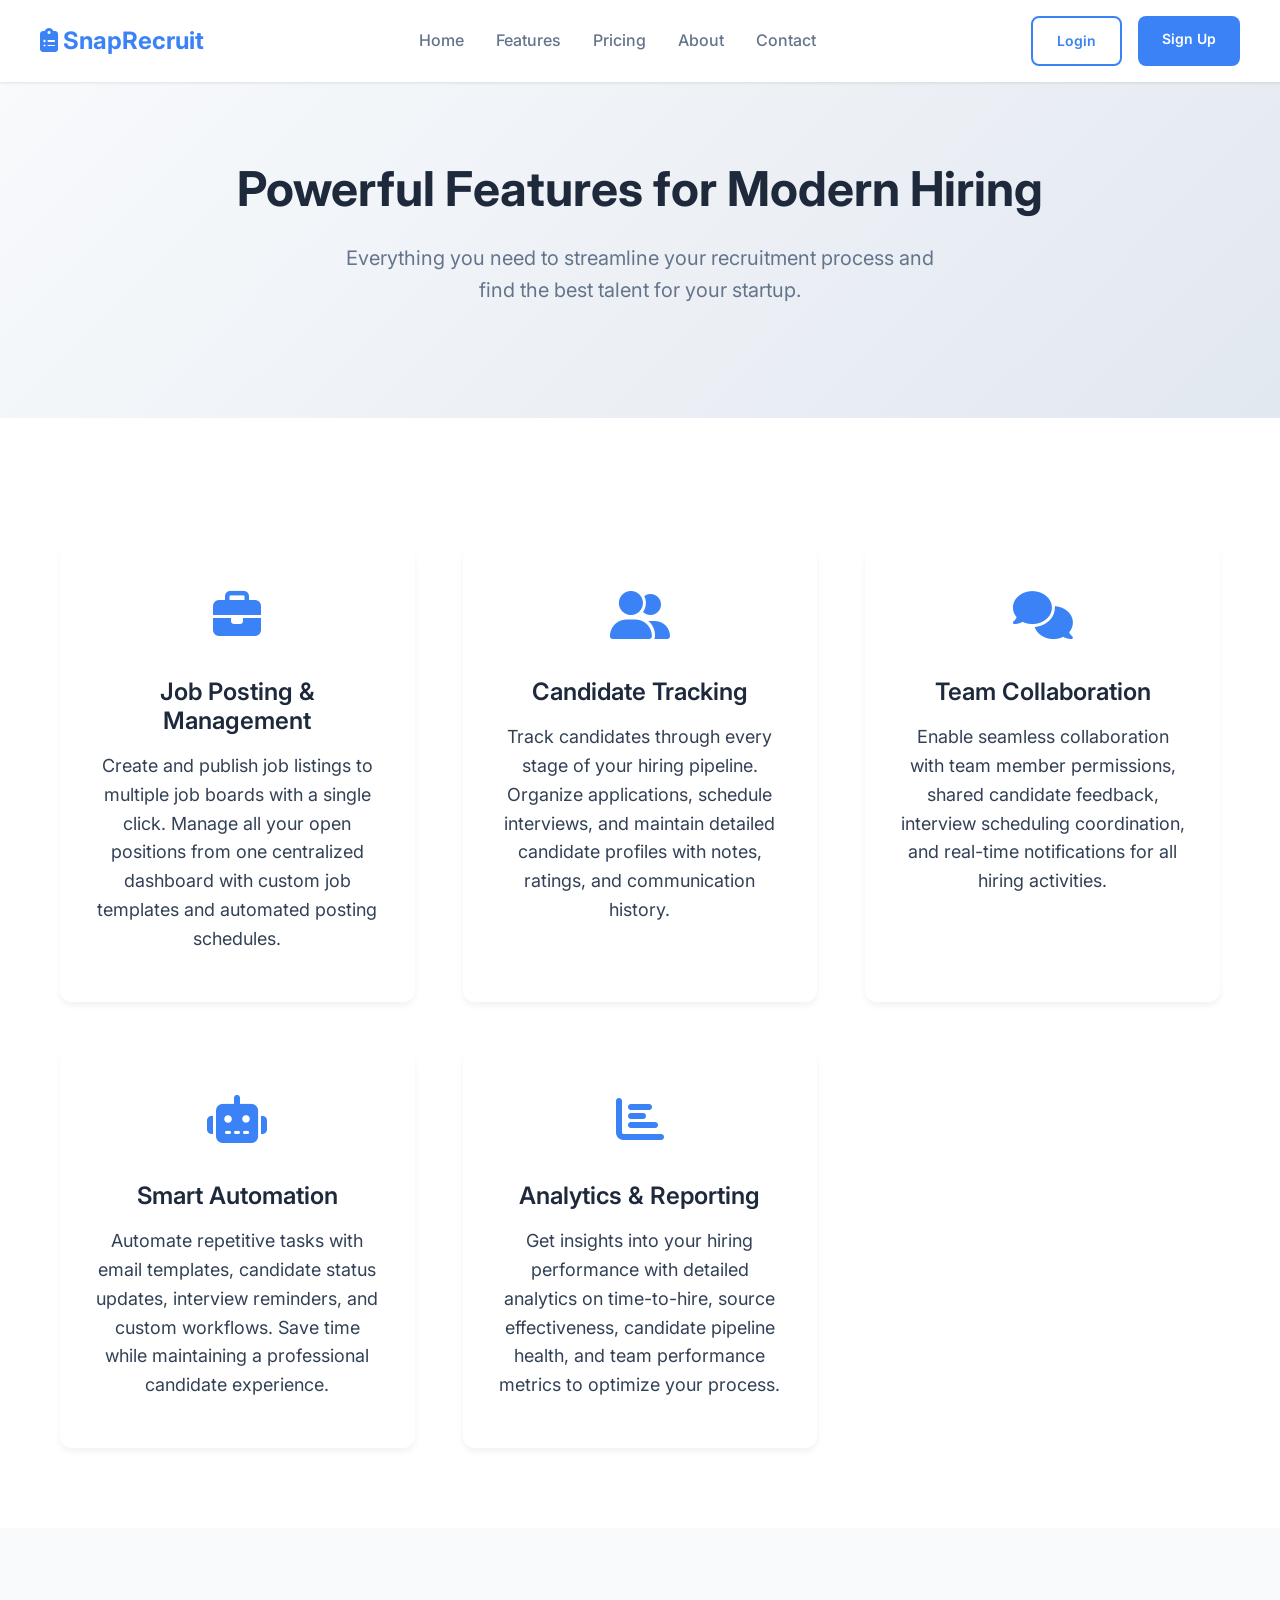
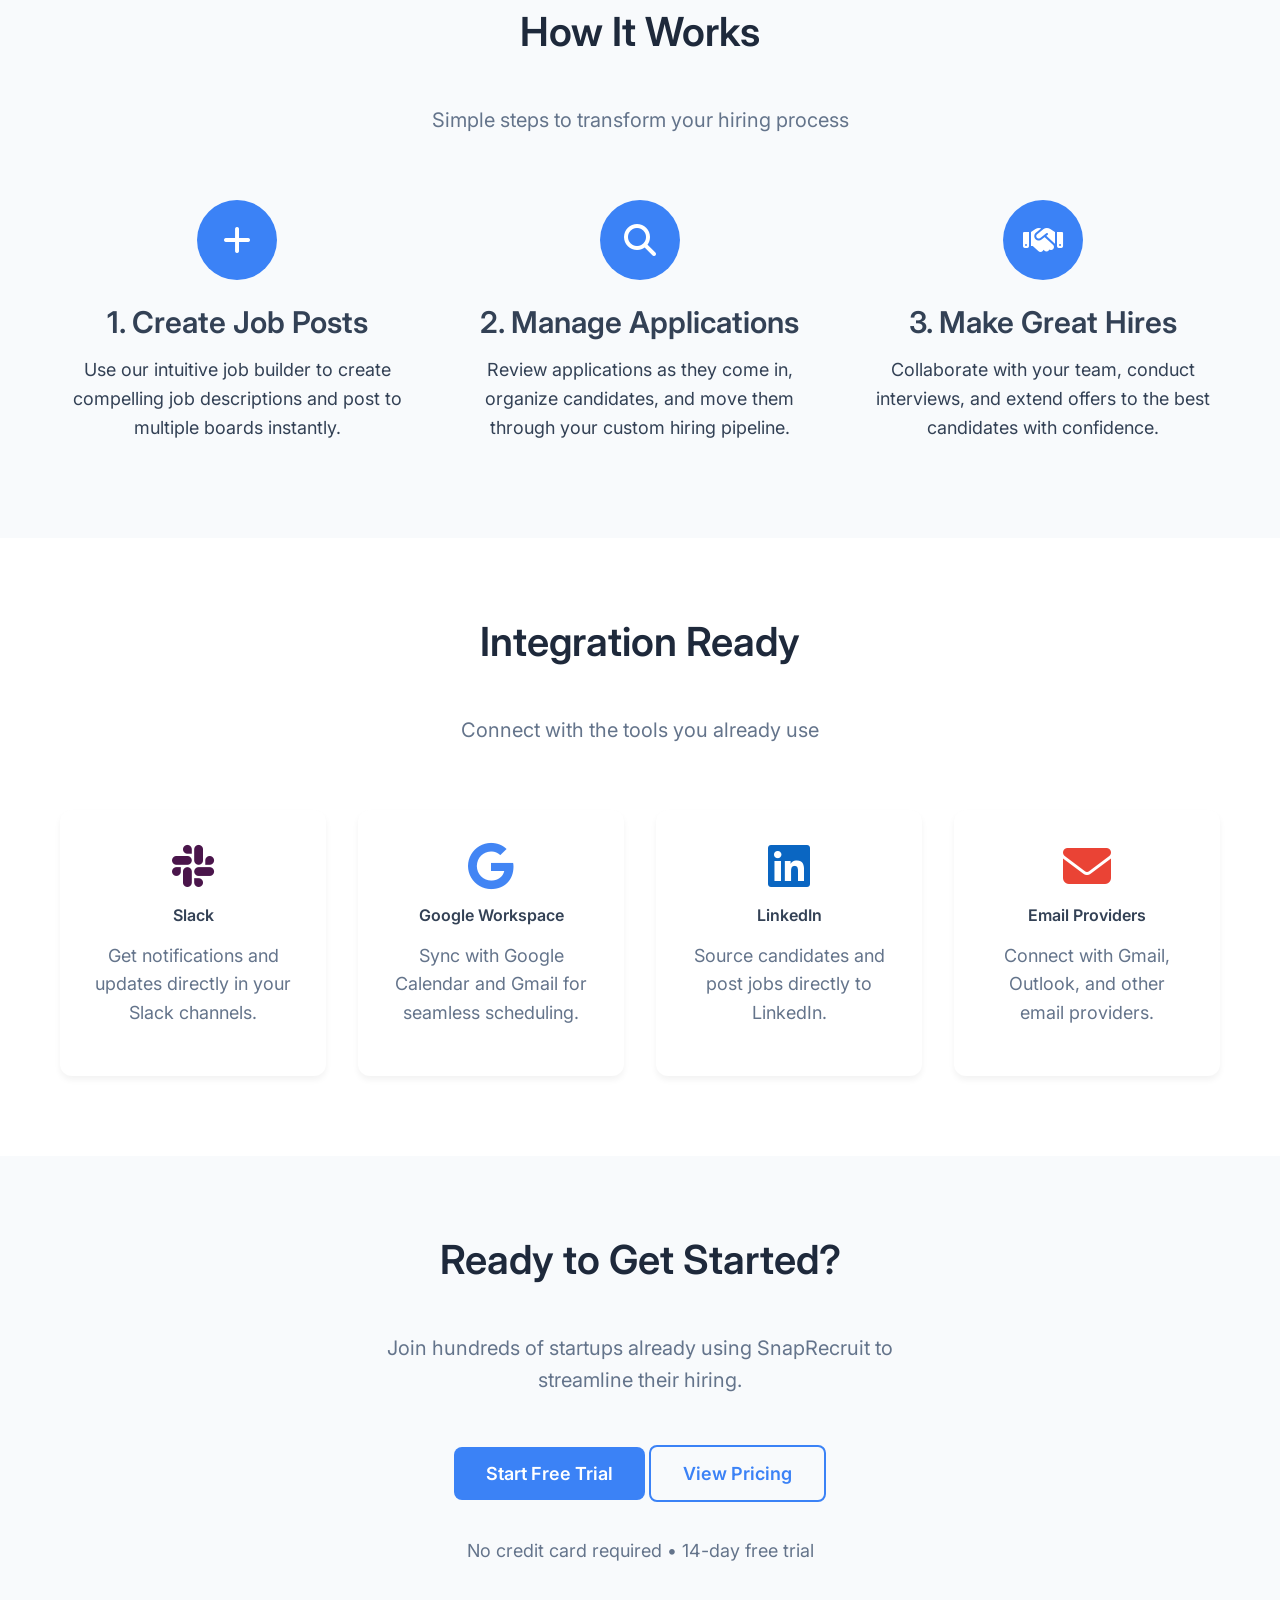
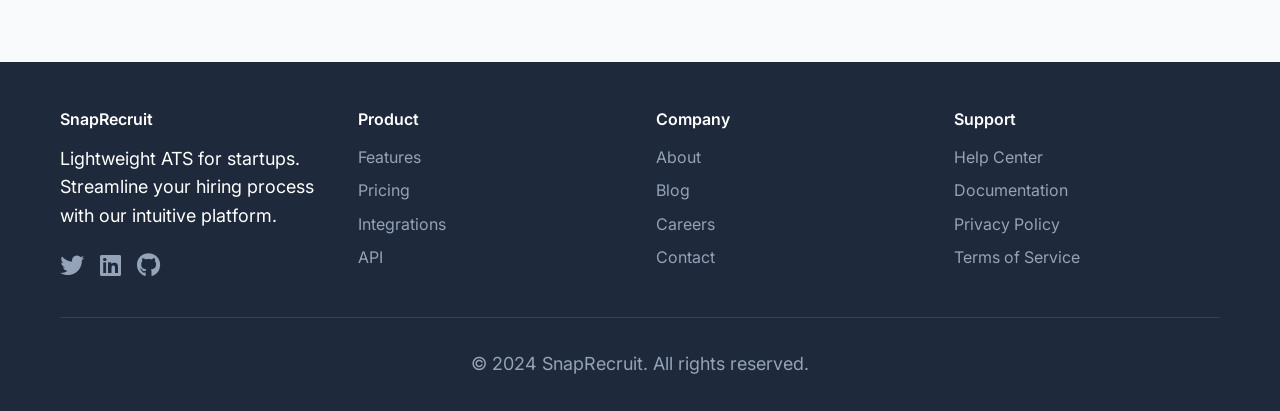
<file: features.html>
<!DOCTYPE html>
<html lang="en">
  <head>
    <meta charset="UTF-8" />
    <meta name="viewport" content="width=device-width, initial-scale=1.0" />
    <title>Features - SnapRecruit</title>
    <link rel="stylesheet" href="styles.css" />
    <link
      href="https://fonts.googleapis.com/css2?family=Inter:wght@400;500;600;700&display=swap"
      rel="stylesheet"
    />
    <link
      rel="stylesheet"
      href="https://cdnjs.cloudflare.com/ajax/libs/font-awesome/6.4.0/css/all.min.css"
    />
    <link
      rel="icon"
      href="data:image/svg+xml,<svg xmlns='http://www.w3.org/2000/svg' viewBox='0 0 100 100'><text y='.9em' font-size='90'>📋</text></svg>"
    />
  </head>
  <body>
    <header class="header">
      <nav class="nav container">
        <a href="index.html" class="logo">
          <i class="fas fa-clipboard-list"></i> SnapRecruit
        </a>

        <ul class="nav-menu">
          <li><a href="index.html" class="nav-link">Home</a></li>
          <li><a href="features.html" class="nav-link">Features</a></li>
          <li><a href="pricing.html" class="nav-link">Pricing</a></li>
          <li><a href="about.html" class="nav-link">About</a></li>
          <li><a href="contact.html" class="nav-link">Contact</a></li>
        </ul>

        <div class="auth-buttons">
          <a href="login.html" class="btn btn-outline">Login</a>
          <a href="signup.html" class="btn btn-primary">Sign Up</a>
        </div>

        <div class="menu-toggle">
          <span></span>
          <span></span>
          <span></span>
        </div>
      </nav>
    </header>

    <main class="main">
      <section class="hero">
        <div class="container">
          <div class="fade-in text-center">
            <h1>Powerful Features for Modern Hiring</h1>
            <p class="hero-subtitle">
              Everything you need to streamline your recruitment process and
              find the best talent for your startup.
            </p>
          </div>
        </div>
      </section>

      <section class="section">
        <div class="container">
          <div class="features-grid">
            <div class="feature-card fade-in">
              <div class="feature-icon">
                <i class="fas fa-briefcase"></i>
              </div>
              <h3 class="feature-title">Job Posting & Management</h3>
              <p>
                Create and publish job listings to multiple job boards with a
                single click. Manage all your open positions from one
                centralized dashboard with custom job templates and automated
                posting schedules.
              </p>
            </div>

            <div class="feature-card fade-in">
              <div class="feature-icon">
                <i class="fas fa-user-friends"></i>
              </div>
              <h3 class="feature-title">Candidate Tracking</h3>
              <p>
                Track candidates through every stage of your hiring pipeline.
                Organize applications, schedule interviews, and maintain
                detailed candidate profiles with notes, ratings, and
                communication history.
              </p>
            </div>

            <div class="feature-card fade-in">
              <div class="feature-icon">
                <i class="fas fa-comments"></i>
              </div>
              <h3 class="feature-title">Team Collaboration</h3>
              <p>
                Enable seamless collaboration with team member permissions,
                shared candidate feedback, interview scheduling coordination,
                and real-time notifications for all hiring activities.
              </p>
            </div>

            <div class="feature-card fade-in">
              <div class="feature-icon">
                <i class="fas fa-robot"></i>
              </div>
              <h3 class="feature-title">Smart Automation</h3>
              <p>
                Automate repetitive tasks with email templates, candidate status
                updates, interview reminders, and custom workflows. Save time
                while maintaining a professional candidate experience.
              </p>
            </div>

            <div class="feature-card fade-in">
              <div class="feature-icon">
                <i class="fas fa-chart-bar"></i>
              </div>
              <h3 class="feature-title">Analytics & Reporting</h3>
              <p>
                Get insights into your hiring performance with detailed
                analytics on time-to-hire, source effectiveness, candidate
                pipeline health, and team performance metrics to optimize your
                process.
              </p>
            </div>
          </div>
        </div>
      </section>

      <section class="section bg-gray">
        <div class="container">
          <h2 class="section-title">How It Works</h2>
          <p class="section-subtitle">
            Simple steps to transform your hiring process
          </p>

          <div
            style="
              display: grid;
              grid-template-columns: repeat(auto-fit, minmax(250px, 1fr));
              gap: 3rem;
              margin-top: 3rem;
            "
          >
            <div class="text-center fade-in">
              <div
                style="
                  width: 80px;
                  height: 80px;
                  background: #3b82f6;
                  border-radius: 50%;
                  display: flex;
                  align-items: center;
                  justify-content: center;
                  margin: 0 auto 1.5rem;
                  color: white;
                  font-size: 2rem;
                "
              >
                <i class="fas fa-plus"></i>
              </div>
              <h3 style="margin-bottom: 1rem">1. Create Job Posts</h3>
              <p>
                Use our intuitive job builder to create compelling job
                descriptions and post to multiple boards instantly.
              </p>
            </div>

            <div class="text-center fade-in">
              <div
                style="
                  width: 80px;
                  height: 80px;
                  background: #3b82f6;
                  border-radius: 50%;
                  display: flex;
                  align-items: center;
                  justify-content: center;
                  margin: 0 auto 1.5rem;
                  color: white;
                  font-size: 2rem;
                "
              >
                <i class="fas fa-search"></i>
              </div>
              <h3 style="margin-bottom: 1rem">2. Manage Applications</h3>
              <p>
                Review applications as they come in, organize candidates, and
                move them through your custom hiring pipeline.
              </p>
            </div>

            <div class="text-center fade-in">
              <div
                style="
                  width: 80px;
                  height: 80px;
                  background: #3b82f6;
                  border-radius: 50%;
                  display: flex;
                  align-items: center;
                  justify-content: center;
                  margin: 0 auto 1.5rem;
                  color: white;
                  font-size: 2rem;
                "
              >
                <i class="fas fa-handshake"></i>
              </div>
              <h3 style="margin-bottom: 1rem">3. Make Great Hires</h3>
              <p>
                Collaborate with your team, conduct interviews, and extend
                offers to the best candidates with confidence.
              </p>
            </div>
          </div>
        </div>
      </section>

      <section class="section">
        <div class="container">
          <h2 class="section-title">Integration Ready</h2>
          <p class="section-subtitle">Connect with the tools you already use</p>

          <div
            style="
              display: grid;
              grid-template-columns: repeat(auto-fit, minmax(200px, 1fr));
              gap: 2rem;
              margin-top: 3rem;
            "
          >
            <div
              style="
                text-align: center;
                padding: 2rem;
                background: white;
                border-radius: 12px;
                box-shadow: 0 4px 6px rgba(0, 0, 0, 0.05);
              "
            >
              <i
                class="fab fa-slack"
                style="font-size: 3rem; color: #4a154b; margin-bottom: 1rem"
              ></i>
              <h4>Slack</h4>
              <p style="color: #64748b">
                Get notifications and updates directly in your Slack channels.
              </p>
            </div>

            <div
              style="
                text-align: center;
                padding: 2rem;
                background: white;
                border-radius: 12px;
                box-shadow: 0 4px 6px rgba(0, 0, 0, 0.05);
              "
            >
              <i
                class="fab fa-google"
                style="font-size: 3rem; color: #4285f4; margin-bottom: 1rem"
              ></i>
              <h4>Google Workspace</h4>
              <p style="color: #64748b">
                Sync with Google Calendar and Gmail for seamless scheduling.
              </p>
            </div>

            <div
              style="
                text-align: center;
                padding: 2rem;
                background: white;
                border-radius: 12px;
                box-shadow: 0 4px 6px rgba(0, 0, 0, 0.05);
              "
            >
              <i
                class="fab fa-linkedin"
                style="font-size: 3rem; color: #0a66c2; margin-bottom: 1rem"
              ></i>
              <h4>LinkedIn</h4>
              <p style="color: #64748b">
                Source candidates and post jobs directly to LinkedIn.
              </p>
            </div>

            <div
              style="
                text-align: center;
                padding: 2rem;
                background: white;
                border-radius: 12px;
                box-shadow: 0 4px 6px rgba(0, 0, 0, 0.05);
              "
            >
              <i
                class="fas fa-envelope"
                style="font-size: 3rem; color: #ea4335; margin-bottom: 1rem"
              ></i>
              <h4>Email Providers</h4>
              <p style="color: #64748b">
                Connect with Gmail, Outlook, and other email providers.
              </p>
            </div>
          </div>
        </div>
      </section>

      <section class="section bg-gray">
        <div class="container text-center">
          <h2 class="section-title">Ready to Get Started?</h2>
          <p class="section-subtitle">
            Join hundreds of startups already using SnapRecruit to streamline
            their hiring.
          </p>

          <div class="cta-section">
            <a href="signup.html" class="btn btn-primary btn-large"
              >Start Free Trial</a
            >
            <a href="pricing.html" class="btn btn-outline btn-large"
              >View Pricing</a
            >
          </div>
          <p style="margin-top: 1rem; color: #64748b">
            No credit card required • 14-day free trial
          </p>
        </div>
      </section>
    </main>

    <footer class="footer">
      <div class="container">
        <div class="footer-content">
          <div class="footer-section">
            <h4>SnapRecruit</h4>
            <p>
              Lightweight ATS for startups. Streamline your hiring process with
              our intuitive platform.
            </p>
            <div class="social-icons">
              <a href="#" class="social-icon"><i class="fab fa-twitter"></i></a>
              <a href="#" class="social-icon"
                ><i class="fab fa-linkedin"></i
              ></a>
              <a href="#" class="social-icon"><i class="fab fa-github"></i></a>
            </div>
          </div>

          <div class="footer-section">
            <h4>Product</h4>
            <ul class="footer-links">
              <li><a href="features.html">Features</a></li>
              <li><a href="pricing.html">Pricing</a></li>
              <li><a href="#">Integrations</a></li>
              <li><a href="#">API</a></li>
            </ul>
          </div>

          <div class="footer-section">
            <h4>Company</h4>
            <ul class="footer-links">
              <li><a href="about.html">About</a></li>
              <li><a href="#">Blog</a></li>
              <li><a href="#">Careers</a></li>
              <li><a href="contact.html">Contact</a></li>
            </ul>
          </div>

          <div class="footer-section">
            <h4>Support</h4>
            <ul class="footer-links">
              <li><a href="#">Help Center</a></li>
              <li><a href="#">Documentation</a></li>
              <li><a href="#">Privacy Policy</a></li>
              <li><a href="#">Terms of Service</a></li>
            </ul>
          </div>
        </div>

        <div class="footer-bottom">
          <p>&copy; 2024 SnapRecruit. All rights reserved.</p>
        </div>
      </div>
    </footer>

    <script>
      // Mobile menu toggle
      const menuToggle = document.querySelector(".menu-toggle");
      const navMenu = document.querySelector(".nav-menu");

      menuToggle.addEventListener("click", () => {
        navMenu.classList.toggle("active");
      });

      // Fade in animation on scroll
      const observerOptions = {
        threshold: 0.1,
        rootMargin: "0px 0px -50px 0px",
      };

      const observer = new IntersectionObserver((entries) => {
        entries.forEach((entry) => {
          if (entry.isIntersecting) {
            entry.target.style.opacity = "1";
            entry.target.style.transform = "translateY(0)";
          }
        });
      }, observerOptions);

      document.querySelectorAll(".fade-in").forEach((el) => {
        el.style.opacity = "0";
        el.style.transform = "translateY(30px)";
        el.style.transition = "opacity 0.8s ease-out, transform 0.8s ease-out";
        observer.observe(el);
      });
    </script>
  </body>
</html>
</file>
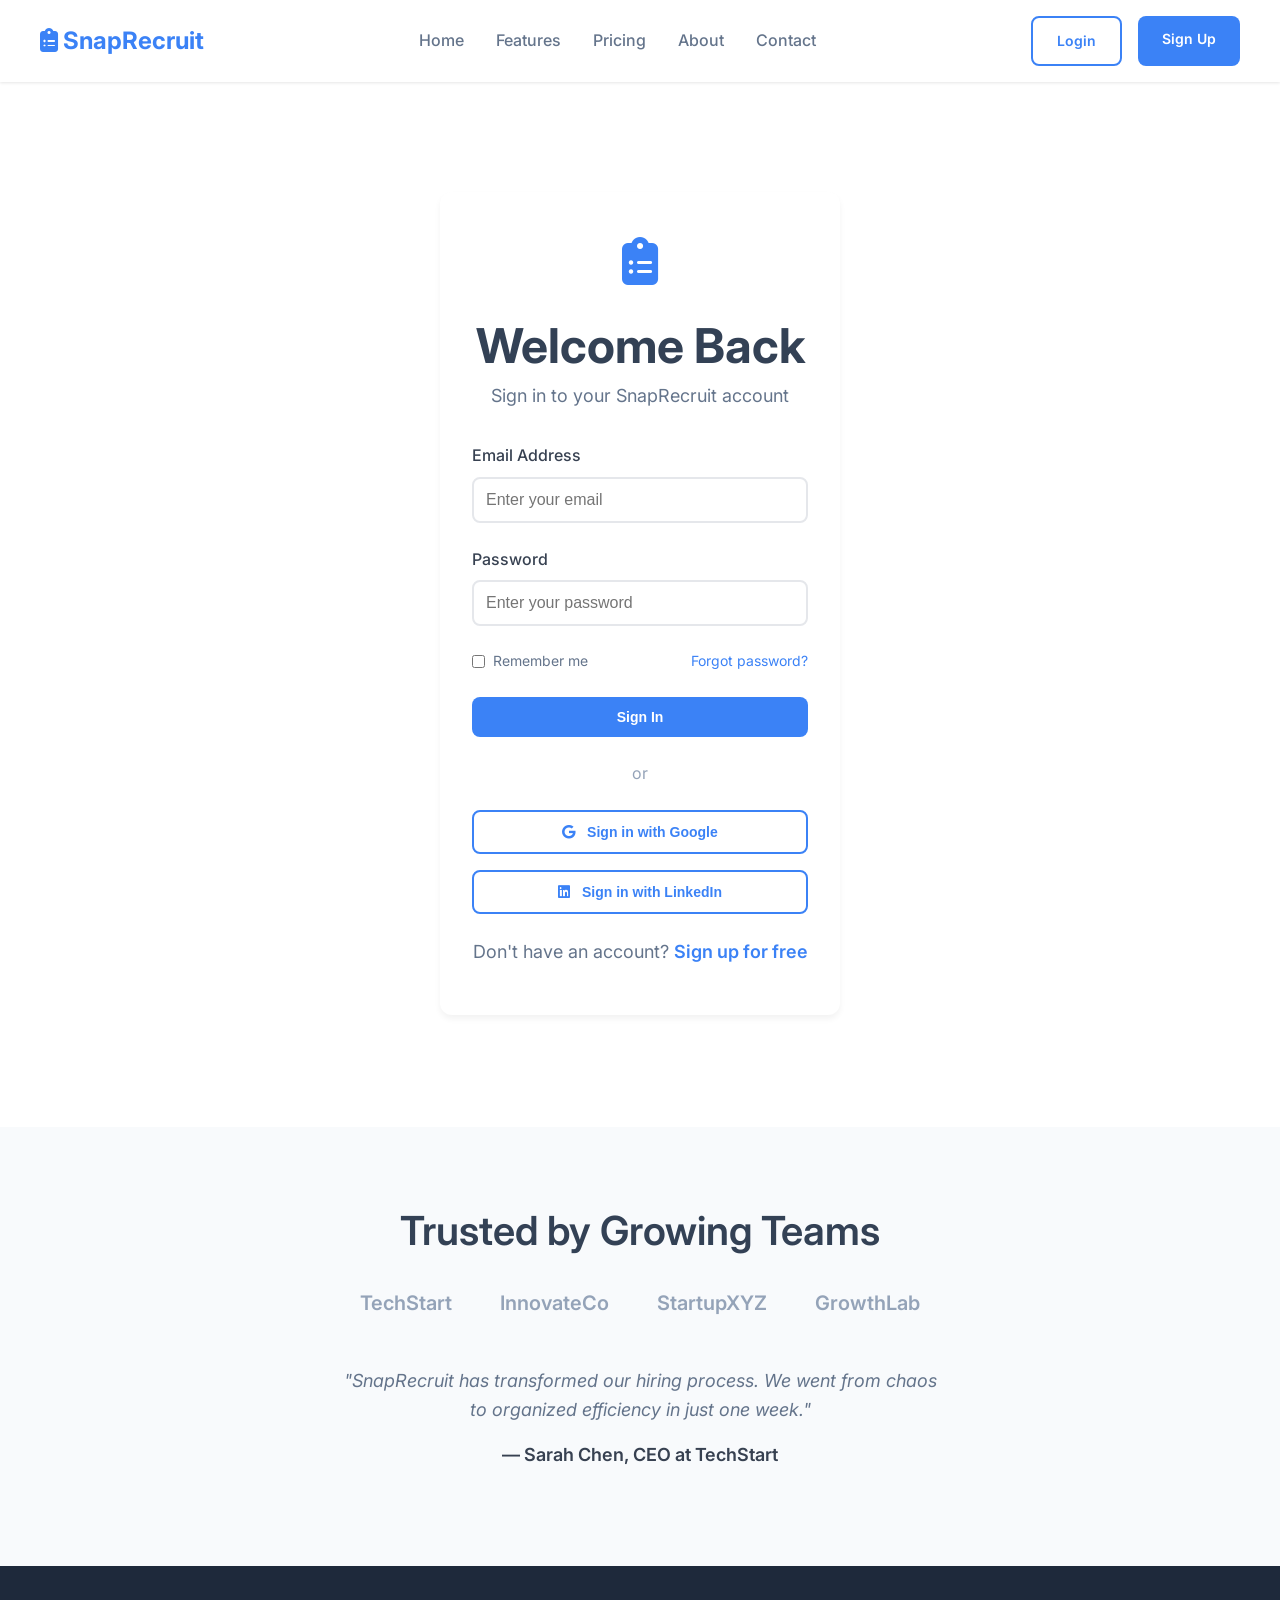
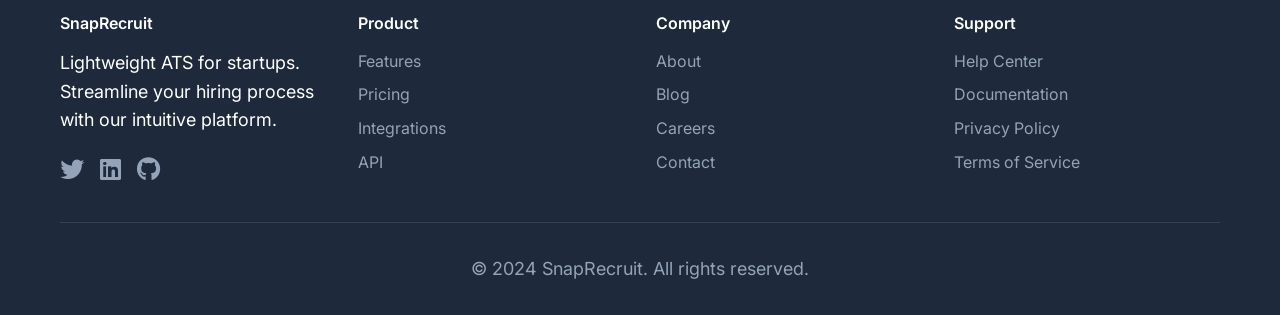
<file: login.html>
<!DOCTYPE html>
<html lang="en">
  <head>
    <meta charset="UTF-8" />
    <meta name="viewport" content="width=device-width, initial-scale=1.0" />
    <title>Login - SnapRecruit</title>
    <link rel="stylesheet" href="styles.css" />
    <link
      href="https://fonts.googleapis.com/css2?family=Inter:wght@400;500;600;700&display=swap"
      rel="stylesheet"
    />
    <link
      rel="stylesheet"
      href="https://cdnjs.cloudflare.com/ajax/libs/font-awesome/6.4.0/css/all.min.css"
    />
    <link
      rel="icon"
      href="data:image/svg+xml,<svg xmlns='http://www.w3.org/2000/svg' viewBox='0 0 100 100'><text y='.9em' font-size='90'>📋</text></svg>"
    />
  </head>
  <body>
    <header class="header">
      <nav class="nav container">
        <a href="index.html" class="logo">
          <i class="fas fa-clipboard-list"></i> SnapRecruit
        </a>

        <ul class="nav-menu">
          <li><a href="index.html" class="nav-link">Home</a></li>
          <li><a href="features.html" class="nav-link">Features</a></li>
          <li><a href="pricing.html" class="nav-link">Pricing</a></li>
          <li><a href="about.html" class="nav-link">About</a></li>
          <li><a href="contact.html" class="nav-link">Contact</a></li>
        </ul>

        <div class="auth-buttons">
          <a href="login.html" class="btn btn-outline">Login</a>
          <a href="signup.html" class="btn btn-primary">Sign Up</a>
        </div>

        <div class="menu-toggle">
          <span></span>
          <span></span>
          <span></span>
        </div>
      </nav>
    </header>

    <main class="main">
      <section class="section">
        <div class="container">
          <div class="form-container">
            <div class="text-center" style="margin-bottom: 2rem">
              <div style="font-size: 3rem; color: #3b82f6; margin-bottom: 1rem">
                <i class="fas fa-clipboard-list"></i>
              </div>
              <h1 style="margin-bottom: 0.5rem">Welcome Back</h1>
              <p style="color: #64748b">Sign in to your SnapRecruit account</p>
            </div>

            <form action="#" method="POST" onsubmit="handleLogin(event)">
              <div class="form-group">
                <label for="email" class="form-label">Email Address</label>
                <input
                  type="email"
                  id="email"
                  name="email"
                  class="form-input"
                  required
                  placeholder="Enter your email"
                />
              </div>

              <div class="form-group">
                <label for="password" class="form-label">Password</label>
                <input
                  type="password"
                  id="password"
                  name="password"
                  class="form-input"
                  required
                  placeholder="Enter your password"
                />
              </div>

              <div
                style="
                  display: flex;
                  justify-content: space-between;
                  align-items: center;
                  margin-bottom: 1.5rem;
                "
              >
                <label
                  style="
                    display: flex;
                    align-items: center;
                    font-size: 0.875rem;
                    color: #64748b;
                  "
                >
                  <input type="checkbox" style="margin-right: 0.5rem" />
                  Remember me
                </label>
                <a
                  href="#"
                  style="
                    font-size: 0.875rem;
                    color: #3b82f6;
                    text-decoration: none;
                  "
                  >Forgot password?</a
                >
              </div>

              <button
                type="submit"
                class="btn btn-primary"
                style="width: 100%; margin-bottom: 1.5rem"
              >
                Sign In
              </button>

              <div style="text-align: center; margin-bottom: 1.5rem">
                <span style="color: #94a3b8">or</span>
              </div>

              <button
                type="button"
                class="btn btn-outline"
                style="width: 100%; margin-bottom: 1rem"
                onclick="handleSocialLogin('google')"
              >
                <i class="fab fa-google" style="margin-right: 0.5rem"></i>
                Sign in with Google
              </button>

              <button
                type="button"
                class="btn btn-outline"
                style="width: 100%; margin-bottom: 1.5rem"
                onclick="handleSocialLogin('linkedin')"
              >
                <i class="fab fa-linkedin" style="margin-right: 0.5rem"></i>
                Sign in with LinkedIn
              </button>

              <div class="text-center">
                <p style="color: #64748b">
                  Don't have an account?
                  <a
                    href="signup.html"
                    style="
                      color: #3b82f6;
                      text-decoration: none;
                      font-weight: 600;
                    "
                    >Sign up for free</a
                  >
                </p>
              </div>
            </form>
          </div>
        </div>
      </section>

      <section class="section bg-gray">
        <div class="container text-center">
          <h2 style="margin-bottom: 2rem">Trusted by Growing Teams</h2>

          <div
            style="
              display: flex;
              justify-content: center;
              align-items: center;
              gap: 3rem;
              flex-wrap: wrap;
            "
          >
            <div style="color: #94a3b8; font-size: 1.25rem; font-weight: 600">
              TechStart
            </div>
            <div style="color: #94a3b8; font-size: 1.25rem; font-weight: 600">
              InnovateCo
            </div>
            <div style="color: #94a3b8; font-size: 1.25rem; font-weight: 600">
              StartupXYZ
            </div>
            <div style="color: #94a3b8; font-size: 1.25rem; font-weight: 600">
              GrowthLab
            </div>
          </div>

          <div
            style="
              margin-top: 3rem;
              max-width: 600px;
              margin-left: auto;
              margin-right: auto;
            "
          >
            <p style="color: #64748b; font-style: italic; font-size: 1.125rem">
              "SnapRecruit has transformed our hiring process. We went from
              chaos to organized efficiency in just one week."
            </p>
            <p style="margin-top: 1rem; color: #374151; font-weight: 600">
              — Sarah Chen, CEO at TechStart
            </p>
          </div>
        </div>
      </section>
    </main>

    <footer class="footer">
      <div class="container">
        <div class="footer-content">
          <div class="footer-section">
            <h4>SnapRecruit</h4>
            <p>
              Lightweight ATS for startups. Streamline your hiring process with
              our intuitive platform.
            </p>
            <div class="social-icons">
              <a href="#" class="social-icon"><i class="fab fa-twitter"></i></a>
              <a href="#" class="social-icon"
                ><i class="fab fa-linkedin"></i
              ></a>
              <a href="#" class="social-icon"><i class="fab fa-github"></i></a>
            </div>
          </div>

          <div class="footer-section">
            <h4>Product</h4>
            <ul class="footer-links">
              <li><a href="features.html">Features</a></li>
              <li><a href="pricing.html">Pricing</a></li>
              <li><a href="#">Integrations</a></li>
              <li><a href="#">API</a></li>
            </ul>
          </div>

          <div class="footer-section">
            <h4>Company</h4>
            <ul class="footer-links">
              <li><a href="about.html">About</a></li>
              <li><a href="#">Blog</a></li>
              <li><a href="#">Careers</a></li>
              <li><a href="contact.html">Contact</a></li>
            </ul>
          </div>

          <div class="footer-section">
            <h4>Support</h4>
            <ul class="footer-links">
              <li><a href="#">Help Center</a></li>
              <li><a href="#">Documentation</a></li>
              <li><a href="#">Privacy Policy</a></li>
              <li><a href="#">Terms of Service</a></li>
            </ul>
          </div>
        </div>

        <div class="footer-bottom">
          <p>&copy; 2024 SnapRecruit. All rights reserved.</p>
        </div>
      </div>
    </footer>

    <script>
      // Mobile menu toggle
      const menuToggle = document.querySelector(".menu-toggle");
      const navMenu = document.querySelector(".nav-menu");

      menuToggle.addEventListener("click", () => {
        navMenu.classList.toggle("active");
      });

      // Login form handler
      function handleLogin(event) {
        event.preventDefault();

        const formData = new FormData(event.target);
        const email = formData.get("email");
        const password = formData.get("password");

        // Simulate login process
        const button = event.target.querySelector('button[type="submit"]');
        const originalText = button.textContent;

        button.textContent = "Signing in...";
        button.disabled = true;

        setTimeout(() => {
          alert("Login successful! Redirecting to dashboard...");
          // In a real app, you would redirect to the dashboard
          button.textContent = originalText;
          button.disabled = false;
        }, 1500);
      }

      // Social login handler
      function handleSocialLogin(provider) {
        alert(`Redirecting to ${provider} login...`);
        // In a real app, you would redirect to OAuth provider
      }

      // Add enter key support for form
      document.addEventListener("keypress", function (e) {
        if (e.key === "Enter" && e.target.matches("input")) {
          const form = e.target.closest("form");
          if (form) {
            form.dispatchEvent(new Event("submit"));
          }
        }
      });
    </script>
  </body>
</html>
</file>
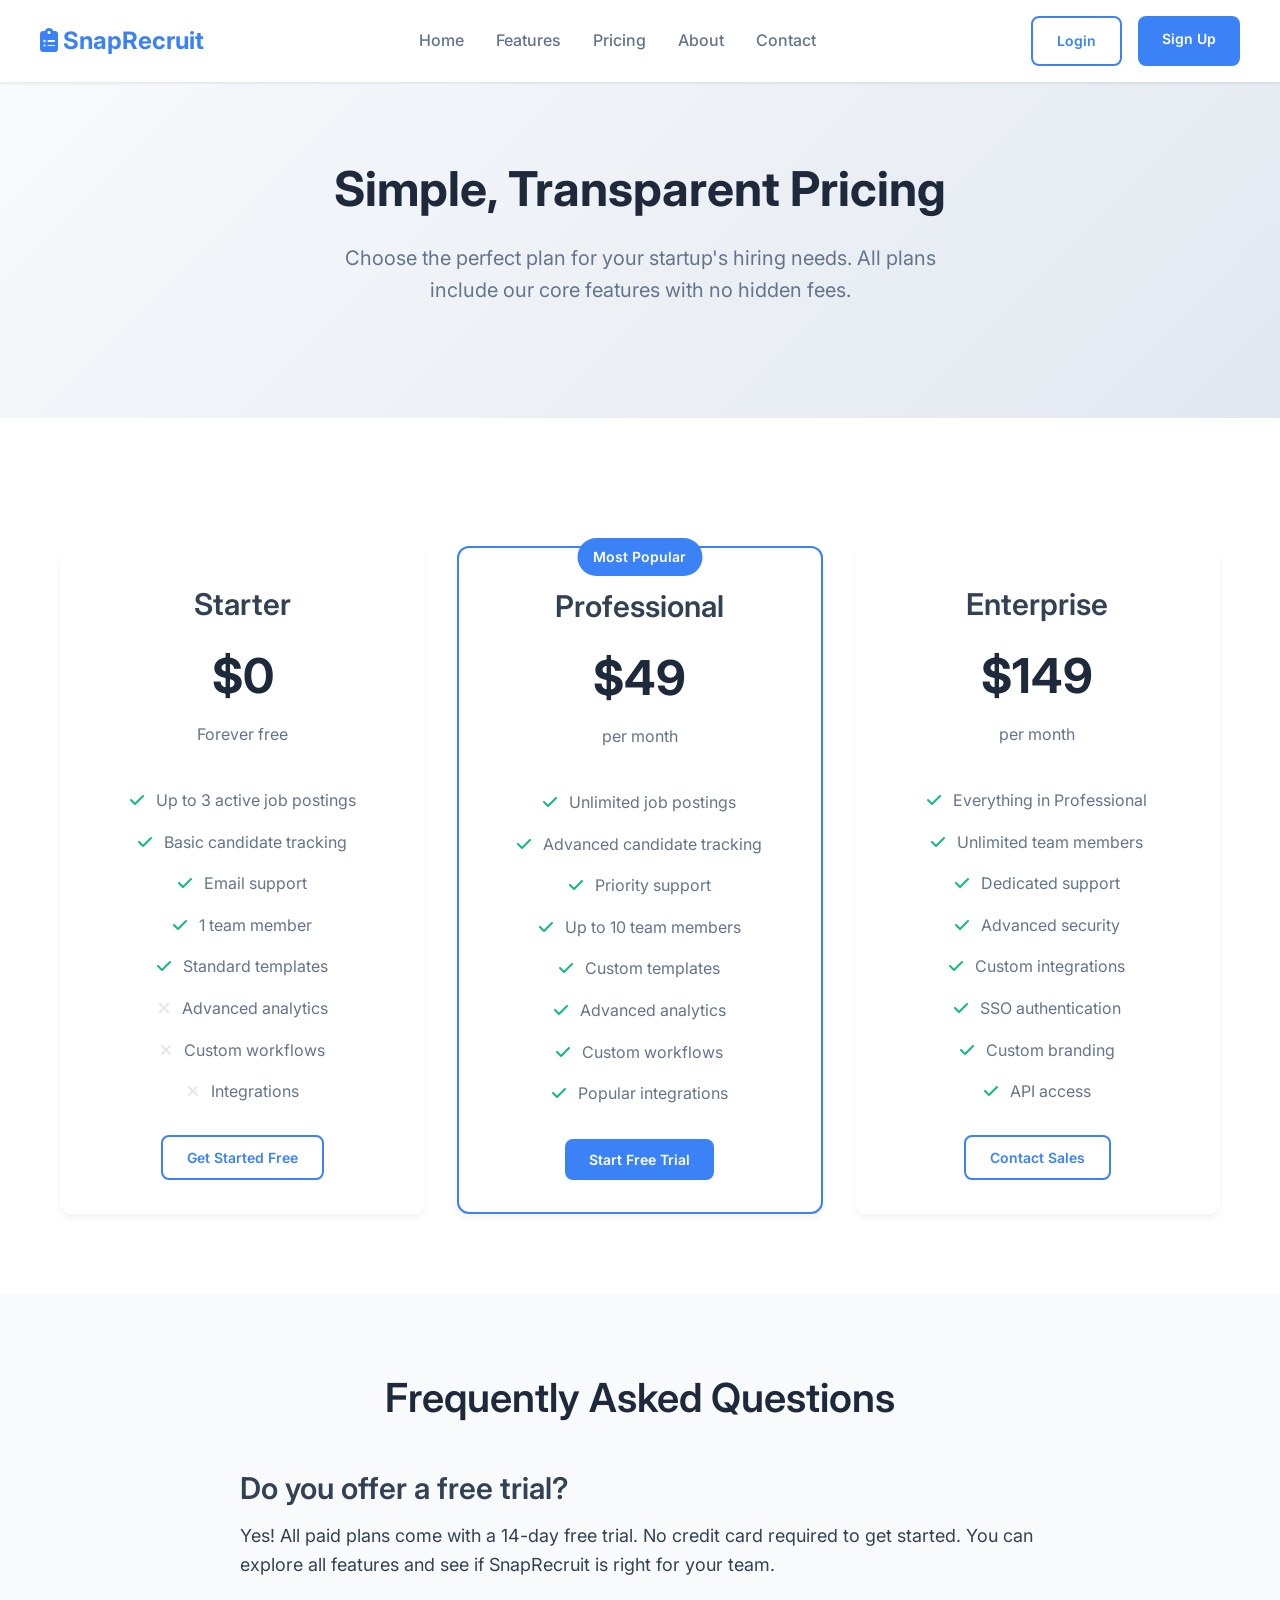
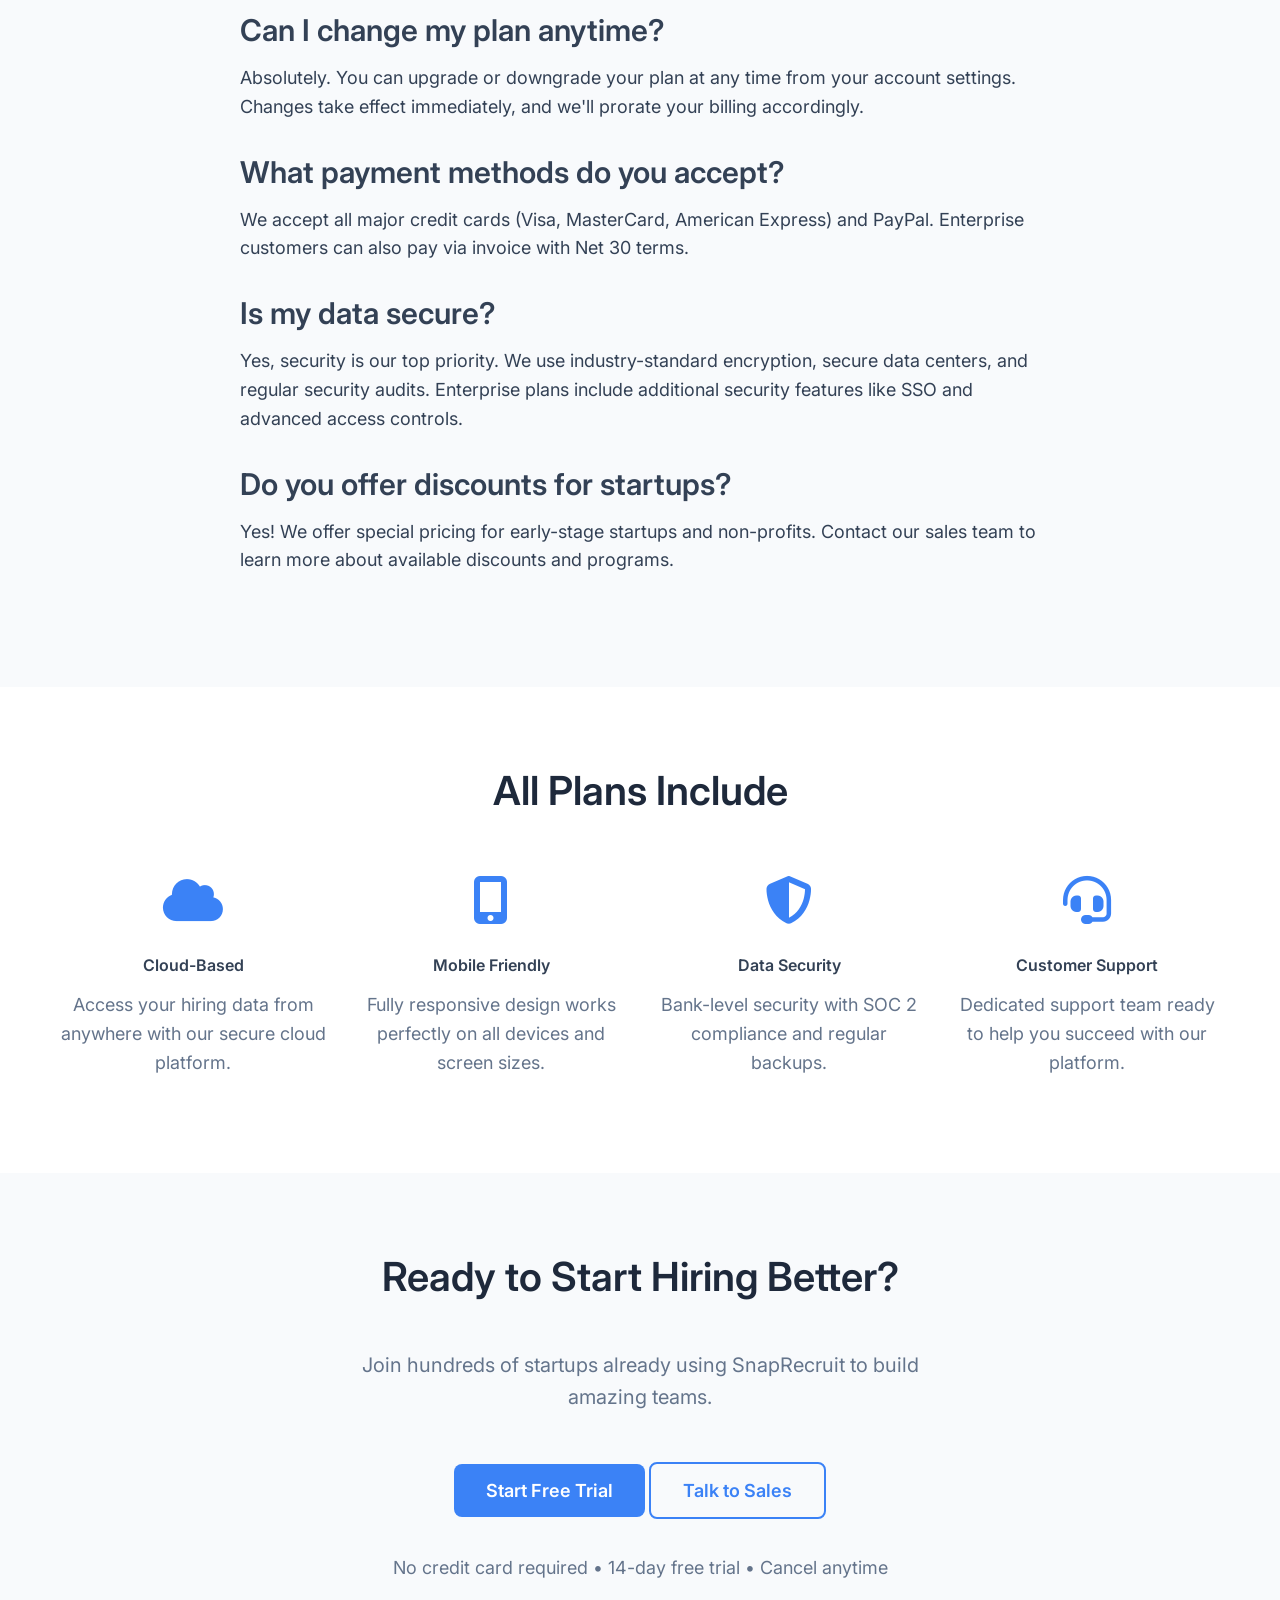
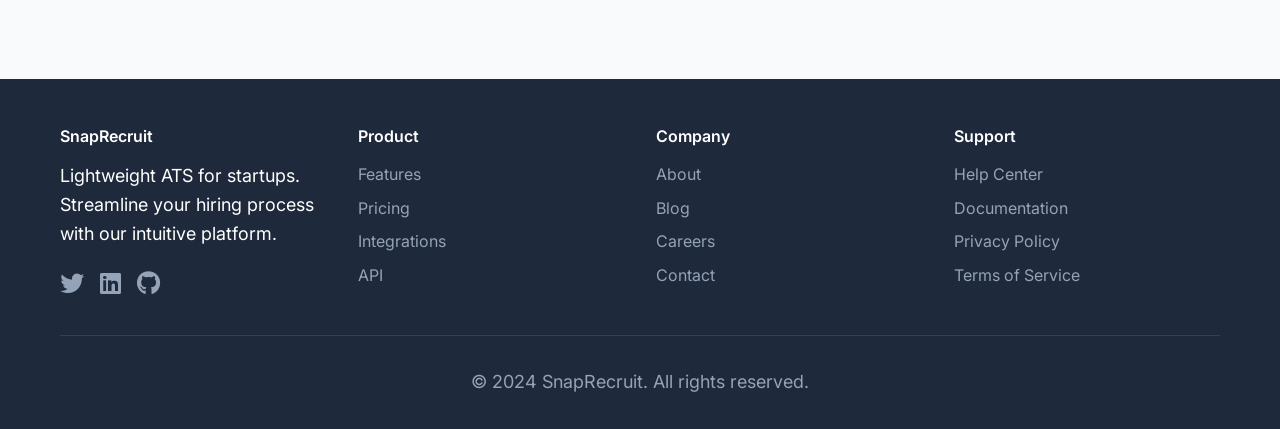
<file: pricing.html>
<!DOCTYPE html>
<html lang="en">
  <head>
    <meta charset="UTF-8" />
    <meta name="viewport" content="width=device-width, initial-scale=1.0" />
    <title>Pricing - SnapRecruit</title>
    <link rel="stylesheet" href="styles.css" />
    <link
      href="https://fonts.googleapis.com/css2?family=Inter:wght@400;500;600;700&display=swap"
      rel="stylesheet"
    />
    <link
      rel="stylesheet"
      href="https://cdnjs.cloudflare.com/ajax/libs/font-awesome/6.4.0/css/all.min.css"
    />
    <link
      rel="icon"
      href="data:image/svg+xml,<svg xmlns='http://www.w3.org/2000/svg' viewBox='0 0 100 100'><text y='.9em' font-size='90'>📋</text></svg>"
    />
  </head>
  <body>
    <header class="header">
      <nav class="nav container">
        <a href="index.html" class="logo">
          <i class="fas fa-clipboard-list"></i> SnapRecruit
        </a>

        <ul class="nav-menu">
          <li><a href="index.html" class="nav-link">Home</a></li>
          <li><a href="features.html" class="nav-link">Features</a></li>
          <li><a href="pricing.html" class="nav-link">Pricing</a></li>
          <li><a href="about.html" class="nav-link">About</a></li>
          <li><a href="contact.html" class="nav-link">Contact</a></li>
        </ul>

        <div class="auth-buttons">
          <a href="login.html" class="btn btn-outline">Login</a>
          <a href="signup.html" class="btn btn-primary">Sign Up</a>
        </div>

        <div class="menu-toggle">
          <span></span>
          <span></span>
          <span></span>
        </div>
      </nav>
    </header>

    <main class="main">
      <section class="hero">
        <div class="container">
          <div class="fade-in text-center">
            <h1>Simple, Transparent Pricing</h1>
            <p class="hero-subtitle">
              Choose the perfect plan for your startup's hiring needs. All plans
              include our core features with no hidden fees.
            </p>
          </div>
        </div>
      </section>

      <section class="section">
        <div class="container">
          <div class="pricing-grid">
            <div class="pricing-card fade-in">
              <h3>Starter</h3>
              <div class="price">$0</div>
              <div class="price-period">Forever free</div>
              <ul class="pricing-features">
                <li>
                  <i class="fas fa-check"></i> Up to 3 active job postings
                </li>
                <li><i class="fas fa-check"></i> Basic candidate tracking</li>
                <li><i class="fas fa-check"></i> Email support</li>
                <li><i class="fas fa-check"></i> 1 team member</li>
                <li><i class="fas fa-check"></i> Standard templates</li>
                <li>
                  <i class="fas fa-times" style="color: #e5e7eb"></i> Advanced
                  analytics
                </li>
                <li>
                  <i class="fas fa-times" style="color: #e5e7eb"></i> Custom
                  workflows
                </li>
                <li>
                  <i class="fas fa-times" style="color: #e5e7eb"></i>
                  Integrations
                </li>
              </ul>
              <a href="signup.html" class="btn btn-outline" style="width: 100%"
                >Get Started Free</a
              >
            </div>

            <div class="pricing-card featured fade-in">
              <h3>Professional</h3>
              <div class="price">$49</div>
              <div class="price-period">per month</div>
              <ul class="pricing-features">
                <li><i class="fas fa-check"></i> Unlimited job postings</li>
                <li>
                  <i class="fas fa-check"></i> Advanced candidate tracking
                </li>
                <li><i class="fas fa-check"></i> Priority support</li>
                <li><i class="fas fa-check"></i> Up to 10 team members</li>
                <li><i class="fas fa-check"></i> Custom templates</li>
                <li><i class="fas fa-check"></i> Advanced analytics</li>
                <li><i class="fas fa-check"></i> Custom workflows</li>
                <li><i class="fas fa-check"></i> Popular integrations</li>
              </ul>
              <a href="signup.html" class="btn btn-primary" style="width: 100%"
                >Start Free Trial</a
              >
            </div>

            <div class="pricing-card fade-in">
              <h3>Enterprise</h3>
              <div class="price">$149</div>
              <div class="price-period">per month</div>
              <ul class="pricing-features">
                <li><i class="fas fa-check"></i> Everything in Professional</li>
                <li><i class="fas fa-check"></i> Unlimited team members</li>
                <li><i class="fas fa-check"></i> Dedicated support</li>
                <li><i class="fas fa-check"></i> Advanced security</li>
                <li><i class="fas fa-check"></i> Custom integrations</li>
                <li><i class="fas fa-check"></i> SSO authentication</li>
                <li><i class="fas fa-check"></i> Custom branding</li>
                <li><i class="fas fa-check"></i> API access</li>
              </ul>
              <a href="contact.html" class="btn btn-outline" style="width: 100%"
                >Contact Sales</a
              >
            </div>
          </div>
        </div>
      </section>

      <section class="section bg-gray">
        <div class="container">
          <h2 class="section-title">Frequently Asked Questions</h2>

          <div style="max-width: 800px; margin: 0 auto">
            <div style="margin-bottom: 2rem">
              <h3 style="margin-bottom: 1rem">Do you offer a free trial?</h3>
              <p>
                Yes! All paid plans come with a 14-day free trial. No credit
                card required to get started. You can explore all features and
                see if SnapRecruit is right for your team.
              </p>
            </div>

            <div style="margin-bottom: 2rem">
              <h3 style="margin-bottom: 1rem">Can I change my plan anytime?</h3>
              <p>
                Absolutely. You can upgrade or downgrade your plan at any time
                from your account settings. Changes take effect immediately, and
                we'll prorate your billing accordingly.
              </p>
            </div>

            <div style="margin-bottom: 2rem">
              <h3 style="margin-bottom: 1rem">
                What payment methods do you accept?
              </h3>
              <p>
                We accept all major credit cards (Visa, MasterCard, American
                Express) and PayPal. Enterprise customers can also pay via
                invoice with Net 30 terms.
              </p>
            </div>

            <div style="margin-bottom: 2rem">
              <h3 style="margin-bottom: 1rem">Is my data secure?</h3>
              <p>
                Yes, security is our top priority. We use industry-standard
                encryption, secure data centers, and regular security audits.
                Enterprise plans include additional security features like SSO
                and advanced access controls.
              </p>
            </div>

            <div style="margin-bottom: 2rem">
              <h3 style="margin-bottom: 1rem">
                Do you offer discounts for startups?
              </h3>
              <p>
                Yes! We offer special pricing for early-stage startups and
                non-profits. Contact our sales team to learn more about
                available discounts and programs.
              </p>
            </div>
          </div>
        </div>
      </section>

      <section class="section">
        <div class="container">
          <h2 class="section-title">All Plans Include</h2>

          <div
            style="
              display: grid;
              grid-template-columns: repeat(auto-fit, minmax(250px, 1fr));
              gap: 2rem;
              margin-top: 3rem;
            "
          >
            <div class="text-center">
              <div style="font-size: 3rem; color: #3b82f6; margin-bottom: 1rem">
                <i class="fas fa-cloud"></i>
              </div>
              <h4 style="margin-bottom: 1rem">Cloud-Based</h4>
              <p style="color: #64748b">
                Access your hiring data from anywhere with our secure cloud
                platform.
              </p>
            </div>

            <div class="text-center">
              <div style="font-size: 3rem; color: #3b82f6; margin-bottom: 1rem">
                <i class="fas fa-mobile-alt"></i>
              </div>
              <h4 style="margin-bottom: 1rem">Mobile Friendly</h4>
              <p style="color: #64748b">
                Fully responsive design works perfectly on all devices and
                screen sizes.
              </p>
            </div>

            <div class="text-center">
              <div style="font-size: 3rem; color: #3b82f6; margin-bottom: 1rem">
                <i class="fas fa-shield-alt"></i>
              </div>
              <h4 style="margin-bottom: 1rem">Data Security</h4>
              <p style="color: #64748b">
                Bank-level security with SOC 2 compliance and regular backups.
              </p>
            </div>

            <div class="text-center">
              <div style="font-size: 3rem; color: #3b82f6; margin-bottom: 1rem">
                <i class="fas fa-headset"></i>
              </div>
              <h4 style="margin-bottom: 1rem">Customer Support</h4>
              <p style="color: #64748b">
                Dedicated support team ready to help you succeed with our
                platform.
              </p>
            </div>
          </div>
        </div>
      </section>

      <section class="section bg-gray">
        <div class="container text-center">
          <h2 class="section-title">Ready to Start Hiring Better?</h2>
          <p class="section-subtitle">
            Join hundreds of startups already using SnapRecruit to build amazing
            teams.
          </p>

          <div class="cta-section">
            <a href="signup.html" class="btn btn-primary btn-large"
              >Start Free Trial</a
            >
            <a href="contact.html" class="btn btn-outline btn-large"
              >Talk to Sales</a
            >
          </div>
          <p style="margin-top: 1rem; color: #64748b">
            No credit card required • 14-day free trial • Cancel anytime
          </p>
        </div>
      </section>
    </main>

    <footer class="footer">
      <div class="container">
        <div class="footer-content">
          <div class="footer-section">
            <h4>SnapRecruit</h4>
            <p>
              Lightweight ATS for startups. Streamline your hiring process with
              our intuitive platform.
            </p>
            <div class="social-icons">
              <a href="#" class="social-icon"><i class="fab fa-twitter"></i></a>
              <a href="#" class="social-icon"
                ><i class="fab fa-linkedin"></i
              ></a>
              <a href="#" class="social-icon"><i class="fab fa-github"></i></a>
            </div>
          </div>

          <div class="footer-section">
            <h4>Product</h4>
            <ul class="footer-links">
              <li><a href="features.html">Features</a></li>
              <li><a href="pricing.html">Pricing</a></li>
              <li><a href="#">Integrations</a></li>
              <li><a href="#">API</a></li>
            </ul>
          </div>

          <div class="footer-section">
            <h4>Company</h4>
            <ul class="footer-links">
              <li><a href="about.html">About</a></li>
              <li><a href="#">Blog</a></li>
              <li><a href="#">Careers</a></li>
              <li><a href="contact.html">Contact</a></li>
            </ul>
          </div>

          <div class="footer-section">
            <h4>Support</h4>
            <ul class="footer-links">
              <li><a href="#">Help Center</a></li>
              <li><a href="#">Documentation</a></li>
              <li><a href="#">Privacy Policy</a></li>
              <li><a href="#">Terms of Service</a></li>
            </ul>
          </div>
        </div>

        <div class="footer-bottom">
          <p>&copy; 2024 SnapRecruit. All rights reserved.</p>
        </div>
      </div>
    </footer>

    <script>
      // Mobile menu toggle
      const menuToggle = document.querySelector(".menu-toggle");
      const navMenu = document.querySelector(".nav-menu");

      menuToggle.addEventListener("click", () => {
        navMenu.classList.toggle("active");
      });

      // Fade in animation on scroll
      const observerOptions = {
        threshold: 0.1,
        rootMargin: "0px 0px -50px 0px",
      };

      const observer = new IntersectionObserver((entries) => {
        entries.forEach((entry) => {
          if (entry.isIntersecting) {
            entry.target.style.opacity = "1";
            entry.target.style.transform = "translateY(0)";
          }
        });
      }, observerOptions);

      document.querySelectorAll(".fade-in").forEach((el) => {
        el.style.opacity = "0";
        el.style.transform = "translateY(30px)";
        el.style.transition = "opacity 0.8s ease-out, transform 0.8s ease-out";
        observer.observe(el);
      });
    </script>
  </body>
</html>
</file>
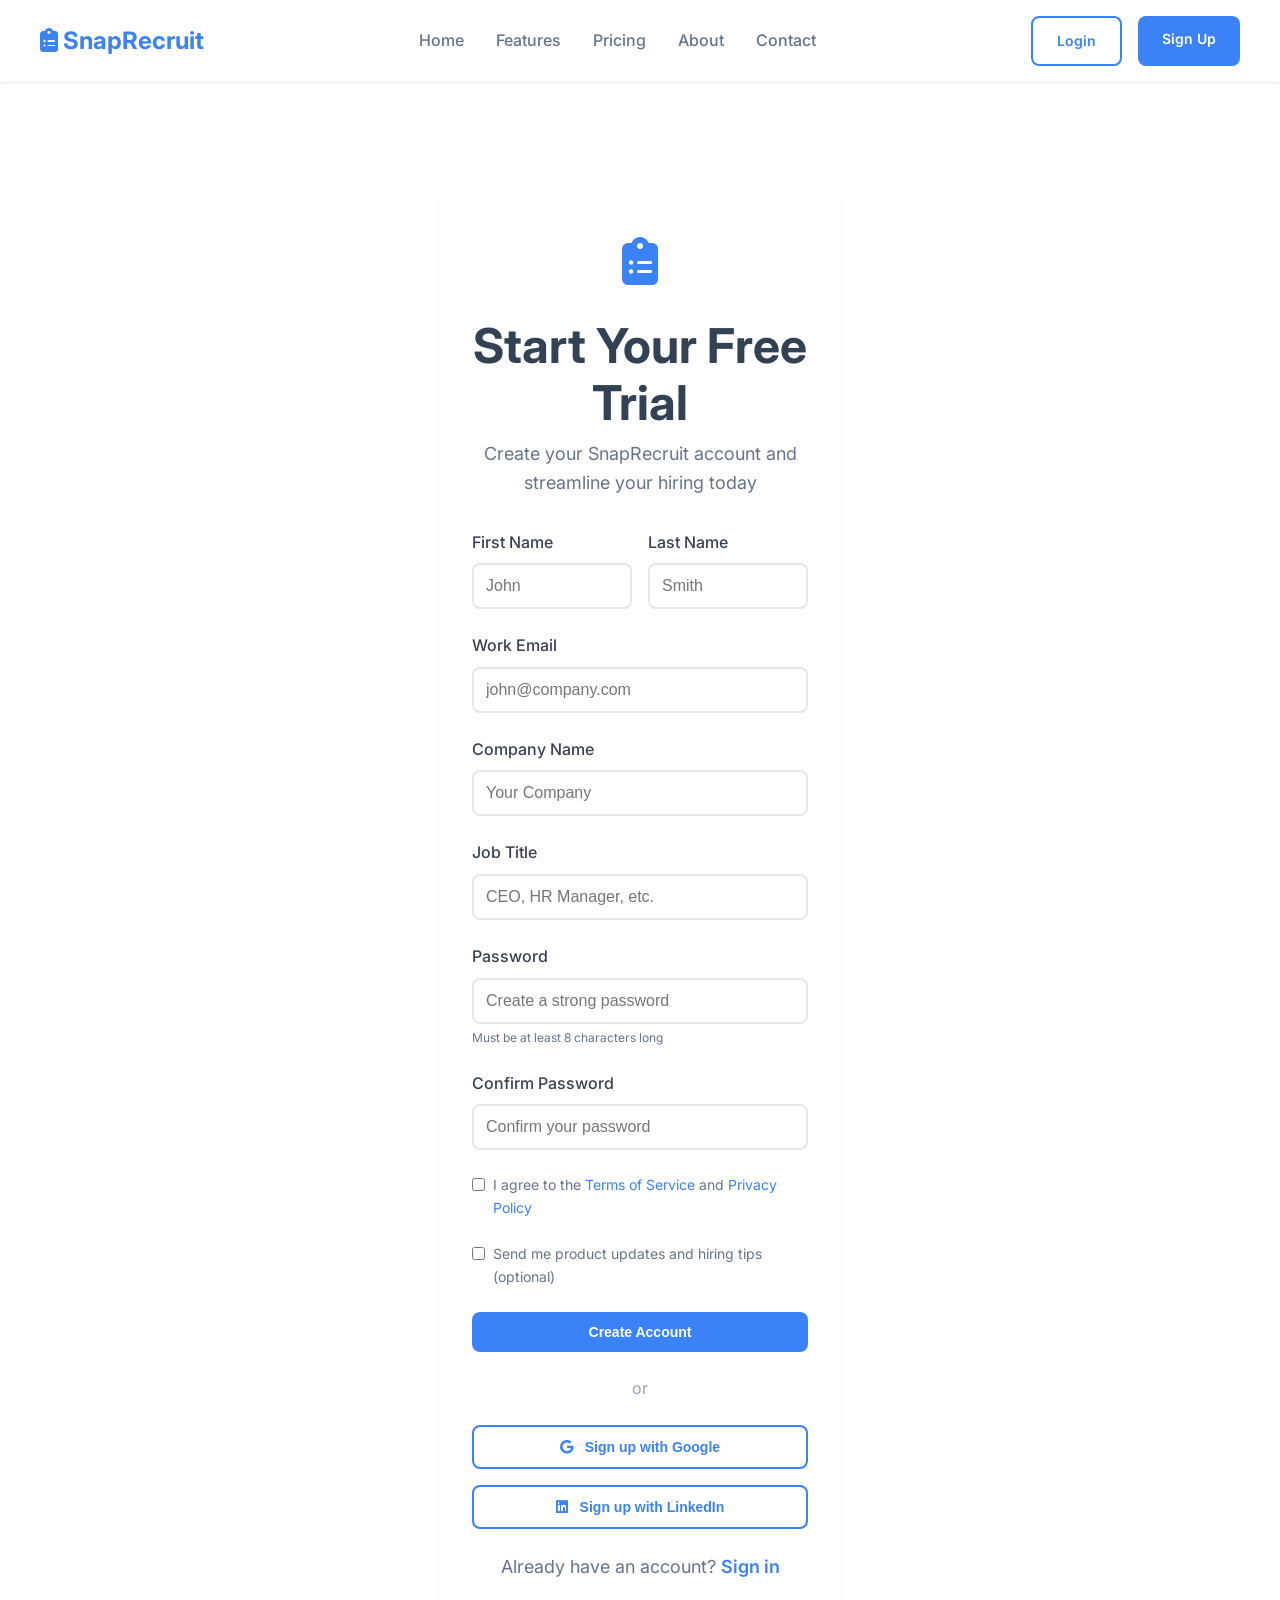
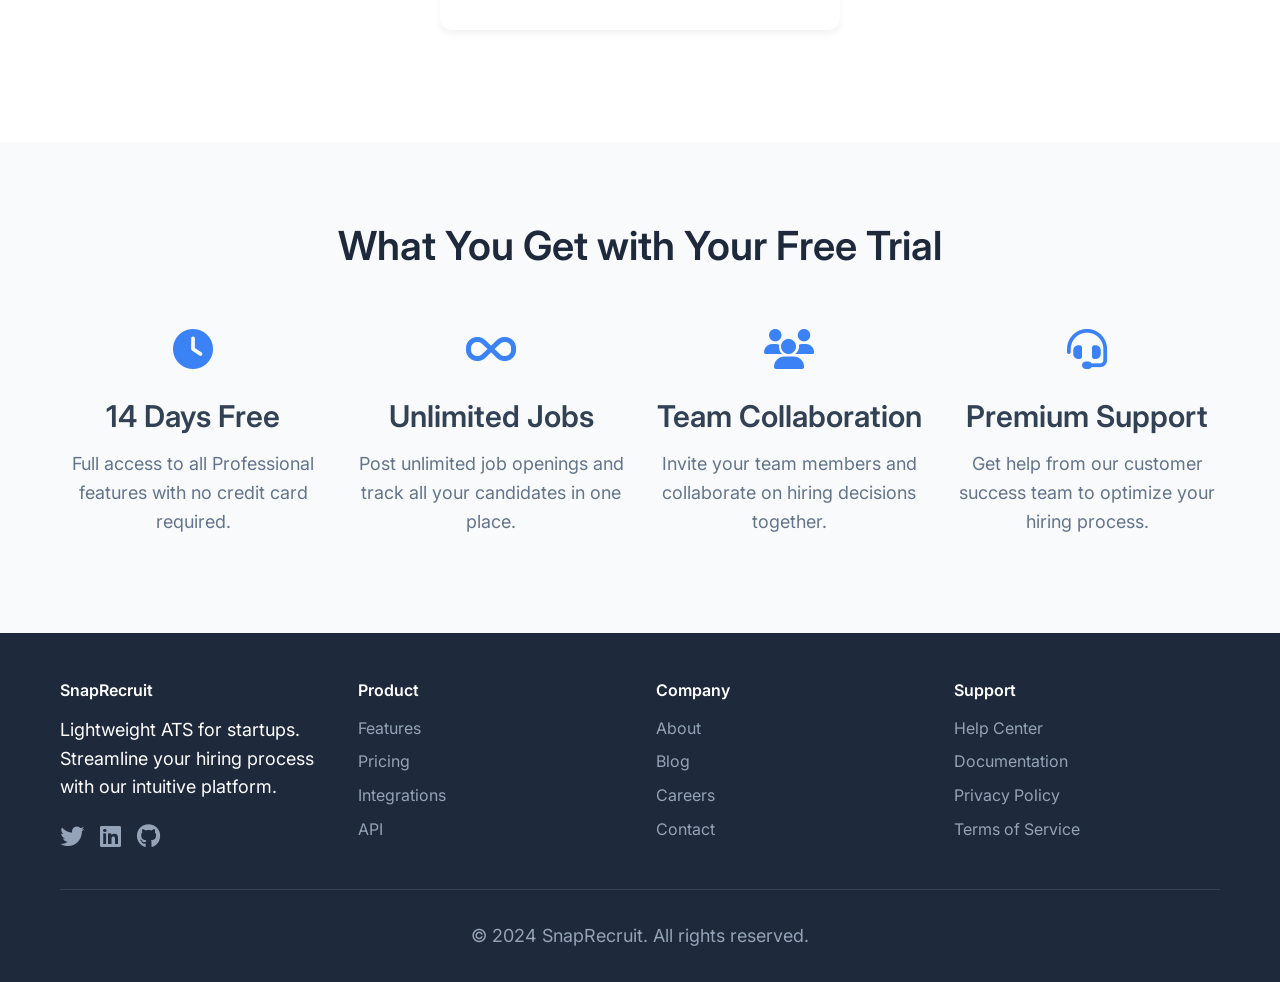
<file: signup.html>
<!DOCTYPE html>
<html lang="en">
  <head>
    <meta charset="UTF-8" />
    <meta name="viewport" content="width=device-width, initial-scale=1.0" />
    <title>Sign Up - SnapRecruit</title>
    <link rel="stylesheet" href="styles.css" />
    <link
      href="https://fonts.googleapis.com/css2?family=Inter:wght@400;500;600;700&display=swap"
      rel="stylesheet"
    />
    <link
      rel="stylesheet"
      href="https://cdnjs.cloudflare.com/ajax/libs/font-awesome/6.4.0/css/all.min.css"
    />
    <link
      rel="icon"
      href="data:image/svg+xml,<svg xmlns='http://www.w3.org/2000/svg' viewBox='0 0 100 100'><text y='.9em' font-size='90'>📋</text></svg>"
    />
  </head>
  <body>
    <header class="header">
      <nav class="nav container">
        <a href="index.html" class="logo">
          <i class="fas fa-clipboard-list"></i> SnapRecruit
        </a>

        <ul class="nav-menu">
          <li><a href="index.html" class="nav-link">Home</a></li>
          <li><a href="features.html" class="nav-link">Features</a></li>
          <li><a href="pricing.html" class="nav-link">Pricing</a></li>
          <li><a href="about.html" class="nav-link">About</a></li>
          <li><a href="contact.html" class="nav-link">Contact</a></li>
        </ul>

        <div class="auth-buttons">
          <a href="login.html" class="btn btn-outline">Login</a>
          <a href="signup.html" class="btn btn-primary">Sign Up</a>
        </div>

        <div class="menu-toggle">
          <span></span>
          <span></span>
          <span></span>
        </div>
      </nav>
    </header>

    <main class="main">
      <section class="section">
        <div class="container">
          <div class="form-container">
            <div class="text-center" style="margin-bottom: 2rem">
              <div style="font-size: 3rem; color: #3b82f6; margin-bottom: 1rem">
                <i class="fas fa-clipboard-list"></i>
              </div>
              <h1 style="margin-bottom: 0.5rem">Start Your Free Trial</h1>
              <p style="color: #64748b">
                Create your SnapRecruit account and streamline your hiring today
              </p>
            </div>

            <form action="#" method="POST" onsubmit="handleSignup(event)">
              <div
                style="
                  display: grid;
                  grid-template-columns: 1fr 1fr;
                  gap: 1rem;
                  margin-bottom: 1.5rem;
                "
              >
                <div class="form-group" style="margin-bottom: 0">
                  <label for="firstName" class="form-label">First Name</label>
                  <input
                    type="text"
                    id="firstName"
                    name="firstName"
                    class="form-input"
                    required
                    placeholder="John"
                  />
                </div>

                <div class="form-group" style="margin-bottom: 0">
                  <label for="lastName" class="form-label">Last Name</label>
                  <input
                    type="text"
                    id="lastName"
                    name="lastName"
                    class="form-input"
                    required
                    placeholder="Smith"
                  />
                </div>
              </div>

              <div class="form-group">
                <label for="email" class="form-label">Work Email</label>
                <input
                  type="email"
                  id="email"
                  name="email"
                  class="form-input"
                  required
                  placeholder="john@company.com"
                />
              </div>

              <div class="form-group">
                <label for="company" class="form-label">Company Name</label>
                <input
                  type="text"
                  id="company"
                  name="company"
                  class="form-input"
                  required
                  placeholder="Your Company"
                />
              </div>

              <div class="form-group">
                <label for="jobTitle" class="form-label">Job Title</label>
                <input
                  type="text"
                  id="jobTitle"
                  name="jobTitle"
                  class="form-input"
                  placeholder="CEO, HR Manager, etc."
                />
              </div>

              <div class="form-group">
                <label for="password" class="form-label">Password</label>
                <input
                  type="password"
                  id="password"
                  name="password"
                  class="form-input"
                  required
                  placeholder="Create a strong password"
                  minlength="8"
                />
                <p
                  style="
                    font-size: 0.75rem;
                    color: #64748b;
                    margin-top: 0.25rem;
                  "
                >
                  Must be at least 8 characters long
                </p>
              </div>

              <div class="form-group">
                <label for="confirmPassword" class="form-label"
                  >Confirm Password</label
                >
                <input
                  type="password"
                  id="confirmPassword"
                  name="confirmPassword"
                  class="form-input"
                  required
                  placeholder="Confirm your password"
                />
              </div>

              <div style="margin-bottom: 1.5rem">
                <label
                  style="
                    display: flex;
                    align-items: flex-start;
                    font-size: 0.875rem;
                    color: #64748b;
                  "
                >
                  <input
                    type="checkbox"
                    required
                    style="margin-right: 0.5rem; margin-top: 0.25rem"
                  />
                  <span
                    >I agree to the
                    <a href="#" style="color: #3b82f6; text-decoration: none"
                      >Terms of Service</a
                    >
                    and
                    <a href="#" style="color: #3b82f6; text-decoration: none"
                      >Privacy Policy</a
                    ></span
                  >
                </label>
              </div>

              <div style="margin-bottom: 1.5rem">
                <label
                  style="
                    display: flex;
                    align-items: flex-start;
                    font-size: 0.875rem;
                    color: #64748b;
                  "
                >
                  <input
                    type="checkbox"
                    style="margin-right: 0.5rem; margin-top: 0.25rem"
                  />
                  <span
                    >Send me product updates and hiring tips (optional)</span
                  >
                </label>
              </div>

              <button
                type="submit"
                class="btn btn-primary"
                style="width: 100%; margin-bottom: 1.5rem"
              >
                Create Account
              </button>

              <div style="text-align: center; margin-bottom: 1.5rem">
                <span style="color: #94a3b8">or</span>
              </div>

              <button
                type="button"
                class="btn btn-outline"
                style="width: 100%; margin-bottom: 1rem"
                onclick="handleSocialSignup('google')"
              >
                <i class="fab fa-google" style="margin-right: 0.5rem"></i>
                Sign up with Google
              </button>

              <button
                type="button"
                class="btn btn-outline"
                style="width: 100%; margin-bottom: 1.5rem"
                onclick="handleSocialSignup('linkedin')"
              >
                <i class="fab fa-linkedin" style="margin-right: 0.5rem"></i>
                Sign up with LinkedIn
              </button>

              <div class="text-center">
                <p style="color: #64748b">
                  Already have an account?
                  <a
                    href="login.html"
                    style="
                      color: #3b82f6;
                      text-decoration: none;
                      font-weight: 600;
                    "
                    >Sign in</a
                  >
                </p>
              </div>
            </form>
          </div>
        </div>
      </section>

      <section class="section bg-gray">
        <div class="container">
          <h2 class="section-title">What You Get with Your Free Trial</h2>

          <div
            style="
              display: grid;
              grid-template-columns: repeat(auto-fit, minmax(250px, 1fr));
              gap: 2rem;
              margin-top: 3rem;
            "
          >
            <div class="text-center">
              <div
                style="font-size: 2.5rem; color: #3b82f6; margin-bottom: 1rem"
              >
                <i class="fas fa-clock"></i>
              </div>
              <h3 style="margin-bottom: 1rem">14 Days Free</h3>
              <p style="color: #64748b">
                Full access to all Professional features with no credit card
                required.
              </p>
            </div>

            <div class="text-center">
              <div
                style="font-size: 2.5rem; color: #3b82f6; margin-bottom: 1rem"
              >
                <i class="fas fa-infinity"></i>
              </div>
              <h3 style="margin-bottom: 1rem">Unlimited Jobs</h3>
              <p style="color: #64748b">
                Post unlimited job openings and track all your candidates in one
                place.
              </p>
            </div>

            <div class="text-center">
              <div
                style="font-size: 2.5rem; color: #3b82f6; margin-bottom: 1rem"
              >
                <i class="fas fa-users"></i>
              </div>
              <h3 style="margin-bottom: 1rem">Team Collaboration</h3>
              <p style="color: #64748b">
                Invite your team members and collaborate on hiring decisions
                together.
              </p>
            </div>

            <div class="text-center">
              <div
                style="font-size: 2.5rem; color: #3b82f6; margin-bottom: 1rem"
              >
                <i class="fas fa-headset"></i>
              </div>
              <h3 style="margin-bottom: 1rem">Premium Support</h3>
              <p style="color: #64748b">
                Get help from our customer success team to optimize your hiring
                process.
              </p>
            </div>
          </div>
        </div>
      </section>
    </main>

    <footer class="footer">
      <div class="container">
        <div class="footer-content">
          <div class="footer-section">
            <h4>SnapRecruit</h4>
            <p>
              Lightweight ATS for startups. Streamline your hiring process with
              our intuitive platform.
            </p>
            <div class="social-icons">
              <a href="#" class="social-icon"><i class="fab fa-twitter"></i></a>
              <a href="#" class="social-icon"
                ><i class="fab fa-linkedin"></i
              ></a>
              <a href="#" class="social-icon"><i class="fab fa-github"></i></a>
            </div>
          </div>

          <div class="footer-section">
            <h4>Product</h4>
            <ul class="footer-links">
              <li><a href="features.html">Features</a></li>
              <li><a href="pricing.html">Pricing</a></li>
              <li><a href="#">Integrations</a></li>
              <li><a href="#">API</a></li>
            </ul>
          </div>

          <div class="footer-section">
            <h4>Company</h4>
            <ul class="footer-links">
              <li><a href="about.html">About</a></li>
              <li><a href="#">Blog</a></li>
              <li><a href="#">Careers</a></li>
              <li><a href="contact.html">Contact</a></li>
            </ul>
          </div>

          <div class="footer-section">
            <h4>Support</h4>
            <ul class="footer-links">
              <li><a href="#">Help Center</a></li>
              <li><a href="#">Documentation</a></li>
              <li><a href="#">Privacy Policy</a></li>
              <li><a href="#">Terms of Service</a></li>
            </ul>
          </div>
        </div>

        <div class="footer-bottom">
          <p>&copy; 2024 SnapRecruit. All rights reserved.</p>
        </div>
      </div>
    </footer>

    <script>
      // Mobile menu toggle
      const menuToggle = document.querySelector(".menu-toggle");
      const navMenu = document.querySelector(".nav-menu");

      menuToggle.addEventListener("click", () => {
        navMenu.classList.toggle("active");
      });

      // Signup form handler
      function handleSignup(event) {
        event.preventDefault();

        const formData = new FormData(event.target);
        const password = formData.get("password");
        const confirmPassword = formData.get("confirmPassword");

        // Validate password match
        if (password !== confirmPassword) {
          alert("Passwords do not match. Please try again.");
          return;
        }

        // Simulate signup process
        const button = event.target.querySelector('button[type="submit"]');
        const originalText = button.textContent;

        button.textContent = "Creating Account...";
        button.disabled = true;

        setTimeout(() => {
          alert("Account created successfully! Welcome to SnapRecruit!");
          // In a real app, you would redirect to the onboarding flow
          button.textContent = originalText;
          button.disabled = false;
        }, 2000);
      }

      // Social signup handler
      function handleSocialSignup(provider) {
        alert(`Redirecting to ${provider} signup...`);
        // In a real app, you would redirect to OAuth provider
      }

      // Password strength indicator
      const passwordInput = document.getElementById("password");
      const confirmPasswordInput = document.getElementById("confirmPassword");

      passwordInput.addEventListener("input", function () {
        const password = this.value;
        let strength = 0;

        if (password.length >= 8) strength++;
        if (/[a-z]/.test(password)) strength++;
        if (/[A-Z]/.test(password)) strength++;
        if (/[0-9]/.test(password)) strength++;
        if (/[^A-Za-z0-9]/.test(password)) strength++;

        // Visual feedback could be added here
      });

      // Real-time password confirmation
      confirmPasswordInput.addEventListener("input", function () {
        const password = passwordInput.value;
        const confirmPassword = this.value;

        if (confirmPassword && password !== confirmPassword) {
          this.style.borderColor = "#ef4444";
        } else {
          this.style.borderColor = "#e5e7eb";
        }
      });

      // Make form responsive
      function adjustFormLayout() {
        const nameGrid = document.querySelector("form > div");
        if (window.innerWidth <= 480) {
          nameGrid.style.gridTemplateColumns = "1fr";
        } else {
          nameGrid.style.gridTemplateColumns = "1fr 1fr";
        }
      }

      window.addEventListener("resize", adjustFormLayout);
      adjustFormLayout();
    </script>
  </body>
</html>
</file>
<file: styles.css>
/* SnapRecruit - Modern SaaS Website Styles */

/* Reset and Base Styles */
* {
    margin: 0;
    padding: 0;
    box-sizing: border-box;
}

body {
    font-family: 'Inter', -apple-system, BlinkMacSystemFont, 'Segoe UI', Roboto, sans-serif;
    line-height: 1.6;
    color: #334155;
    background-color: #ffffff;
}

.container {
    max-width: 1200px;
    margin: 0 auto;
    padding: 0 20px;
}

/* Typography */
h1, h2, h3, h4, h5, h6 {
    font-weight: 600;
    line-height: 1.2;
    margin-bottom: 1rem;
}

h1 {
    font-size: 3rem;
    font-weight: 700;
}

h2 {
    font-size: 2.5rem;
}

h3 {
    font-size: 1.875rem;
}

p {
    margin-bottom: 1rem;
    font-size: 1.125rem;
}

/* Animations */
@keyframes fadeInUp {
    from {
        opacity: 0;
        transform: translateY(30px);
    }
    to {
        opacity: 1;
        transform: translateY(0);
    }
}

.fade-in {
    animation: fadeInUp 0.8s ease-out;
}

/* Header/Navigation */
.header {
    background: rgba(255, 255, 255, 0.95);
    backdrop-filter: blur(10px);
    position: fixed;
    top: 0;
    left: 0;
    right: 0;
    z-index: 1000;
    box-shadow: 0 1px 3px rgba(0, 0, 0, 0.1);
}

.nav {
    display: flex;
    justify-content: space-between;
    align-items: center;
    padding: 1rem 0;
}

.logo {
    font-size: 1.5rem;
    font-weight: 700;
    color: #3b82f6;
    text-decoration: none;
}

.nav-menu {
    display: flex;
    list-style: none;
    gap: 2rem;
}

.nav-link {
    text-decoration: none;
    color: #64748b;
    font-weight: 500;
    transition: color 0.3s ease;
}

.nav-link:hover {
    color: #3b82f6;
}

.auth-buttons {
    display: flex;
    gap: 1rem;
}

.btn {
    padding: 0.75rem 1.5rem;
    border-radius: 8px;
    text-decoration: none;
    font-weight: 600;
    transition: all 0.3s ease;
    border: none;
    cursor: pointer;
    font-size: 0.875rem;
}

.btn-primary {
    background: #3b82f6;
    color: white;
}

.btn-primary:hover {
    background: #2563eb;
    transform: translateY(-2px);
    box-shadow: 0 4px 12px rgba(59, 130, 246, 0.4);
}

.btn-outline {
    background: transparent;
    color: #3b82f6;
    border: 2px solid #3b82f6;
}

.btn-outline:hover {
    background: #3b82f6;
    color: white;
}

.btn-large {
    padding: 1rem 2rem;
    font-size: 1.125rem;
}

/* Mobile Menu Toggle */
.menu-toggle {
    display: none;
    flex-direction: column;
    cursor: pointer;
    gap: 4px;
}

.menu-toggle span {
    width: 25px;
    height: 3px;
    background: #334155;
    transition: 0.3s;
}

/* Main Content */
.main {
    margin-top: 80px;
    min-height: calc(100vh - 160px);
}

/* Hero Section */
.hero {
    padding: 5rem 0;
    text-align: center;
    background: linear-gradient(135deg, #f8fafc 0%, #e2e8f0 100%);
}

.hero h1 {
    color: #1e293b;
    margin-bottom: 1.5rem;
}

.hero-subtitle {
    font-size: 1.25rem;
    color: #64748b;
    margin-bottom: 2rem;
    max-width: 600px;
    margin-left: auto;
    margin-right: auto;
}

.cta-section {
    margin: 3rem 0;
}

.screenshot {
    max-width: 100%;
    border-radius: 12px;
    box-shadow: 0 10px 40px rgba(0, 0, 0, 0.1);
    margin-top: 3rem;
}

/* Sections */
.section {
    padding: 5rem 0;
}

.section-title {
    text-align: center;
    margin-bottom: 3rem;
    color: #1e293b;
}

.section-subtitle {
    text-align: center;
    color: #64748b;
    font-size: 1.25rem;
    margin-bottom: 4rem;
    max-width: 600px;
    margin-left: auto;
    margin-right: auto;
}

/* Features */
.features-grid {
    display: grid;
    grid-template-columns: repeat(auto-fit, minmax(300px, 1fr));
    gap: 3rem;
    margin-top: 3rem;
}

.feature-card {
    text-align: center;
    padding: 2rem;
    border-radius: 12px;
    background: white;
    box-shadow: 0 4px 6px rgba(0, 0, 0, 0.05);
    transition: transform 0.3s ease, box-shadow 0.3s ease;
}

.feature-card:hover {
    transform: translateY(-4px);
    box-shadow: 0 8px 25px rgba(0, 0, 0, 0.1);
}

.feature-icon {
    font-size: 3rem;
    color: #3b82f6;
    margin-bottom: 1.5rem;
}

.feature-title {
    font-size: 1.5rem;
    margin-bottom: 1rem;
    color: #1e293b;
}

/* Pricing */
.pricing-grid {
    display: grid;
    grid-template-columns: repeat(auto-fit, minmax(300px, 1fr));
    gap: 2rem;
    margin-top: 3rem;
}

.pricing-card {
    background: white;
    border-radius: 12px;
    padding: 2.5rem;
    text-align: center;
    box-shadow: 0 4px 6px rgba(0, 0, 0, 0.05);
    transition: transform 0.3s ease, box-shadow 0.3s ease;
    position: relative;
}

.pricing-card:hover {
    transform: translateY(-4px);
    box-shadow: 0 8px 25px rgba(0, 0, 0, 0.1);
}

.pricing-card.featured {
    border: 2px solid #3b82f6;
    transform: scale(1.05);
}

.pricing-card.featured::before {
    content: "Most Popular";
    position: absolute;
    top: -10px;
    left: 50%;
    transform: translateX(-50%);
    background: #3b82f6;
    color: white;
    padding: 0.5rem 1rem;
    border-radius: 20px;
    font-size: 0.875rem;
    font-weight: 600;
}

.price {
    font-size: 3rem;
    font-weight: 700;
    color: #1e293b;
    margin-bottom: 0.5rem;
}

.price-period {
    color: #64748b;
    margin-bottom: 2rem;
}

.pricing-features {
    list-style: none;
    margin-bottom: 2rem;
}

.pricing-features li {
    padding: 0.5rem 0;
    color: #64748b;
}

.pricing-features li i {
    color: #10b981;
    margin-right: 0.5rem;
}

/* Forms */
.form-container {
    max-width: 400px;
    margin: 2rem auto;
    padding: 2rem;
    background: white;
    border-radius: 12px;
    box-shadow: 0 4px 6px rgba(0, 0, 0, 0.05);
}

.form-group {
    margin-bottom: 1.5rem;
}

.form-label {
    display: block;
    margin-bottom: 0.5rem;
    color: #374151;
    font-weight: 500;
}

.form-input {
    width: 100%;
    padding: 0.75rem;
    border: 2px solid #e5e7eb;
    border-radius: 8px;
    font-size: 1rem;
    transition: border-color 0.3s ease;
}

.form-input:focus {
    outline: none;
    border-color: #3b82f6;
}

.form-textarea {
    resize: vertical;
    min-height: 120px;
}

/* Team */
.team-grid {
    display: grid;
    grid-template-columns: repeat(auto-fit, minmax(250px, 1fr));
    gap: 2rem;
    margin-top: 3rem;
}

.team-member {
    text-align: center;
    padding: 2rem;
    background: white;
    border-radius: 12px;
    box-shadow: 0 4px 6px rgba(0, 0, 0, 0.05);
}

.member-photo {
    width: 120px;
    height: 120px;
    border-radius: 50%;
    background: #e5e7eb;
    margin: 0 auto 1rem;
    display: flex;
    align-items: center;
    justify-content: center;
    font-size: 3rem;
    color: #9ca3af;
}

/* Footer */
.footer {
    background: #1e293b;
    color: white;
    padding: 3rem 0 1rem;
}

.footer-content {
    display: grid;
    grid-template-columns: repeat(auto-fit, minmax(250px, 1fr));
    gap: 2rem;
    margin-bottom: 2rem;
}

.footer-section h4 {
    margin-bottom: 1rem;
    color: white;
}

.footer-links {
    list-style: none;
}

.footer-links li {
    margin-bottom: 0.5rem;
}

.footer-links a {
    color: #94a3b8;
    text-decoration: none;
    transition: color 0.3s ease;
}

.footer-links a:hover {
    color: white;
}

.social-icons {
    display: flex;
    gap: 1rem;
    margin-top: 1rem;
}

.social-icon {
    color: #94a3b8;
    font-size: 1.5rem;
    transition: color 0.3s ease;
}

.social-icon:hover {
    color: #3b82f6;
}

.footer-bottom {
    text-align: center;
    padding-top: 2rem;
    border-top: 1px solid #334155;
    color: #94a3b8;
}

/* Responsive Design */
@media (max-width: 768px) {
    .menu-toggle {
        display: flex;
    }
    
    .nav-menu {
        display: none;
        position: absolute;
        top: 100%;
        left: 0;
        right: 0;
        background: white;
        flex-direction: column;
        padding: 1rem;
        box-shadow: 0 2px 10px rgba(0, 0, 0, 0.1);
    }
    
    .nav-menu.active {
        display: flex;
    }
    
    .auth-buttons {
        display: none;
    }
    
    h1 {
        font-size: 2.5rem;
    }
    
    h2 {
        font-size: 2rem;
    }
    
    .hero {
        padding: 3rem 0;
    }
    
    .section {
        padding: 3rem 0;
    }
    
    .features-grid,
    .pricing-grid,
    .team-grid {
        grid-template-columns: 1fr;
    }
    
    .pricing-card.featured {
        transform: none;
    }
    
    .container {
        padding: 0 15px;
    }
}

@media (max-width: 480px) {
    h1 {
        font-size: 2rem;
    }
    
    .hero-subtitle {
        font-size: 1rem;
    }
    
    .btn {
        padding: 0.5rem 1rem;
        font-size: 0.875rem;
    }
    
    .btn-large {
        padding: 0.75rem 1.5rem;
        font-size: 1rem;
    }
    
    .form-container {
        margin: 1rem;
        padding: 1.5rem;
    }
}

/* Utility Classes */
.text-center {
    text-align: center;
}

.text-blue {
    color: #3b82f6;
}

.bg-gray {
    background-color: #f8fafc;
}

.mt-4 {
    margin-top: 2rem;
}

.mb-4 {
    margin-bottom: 2rem;
}
</file>
